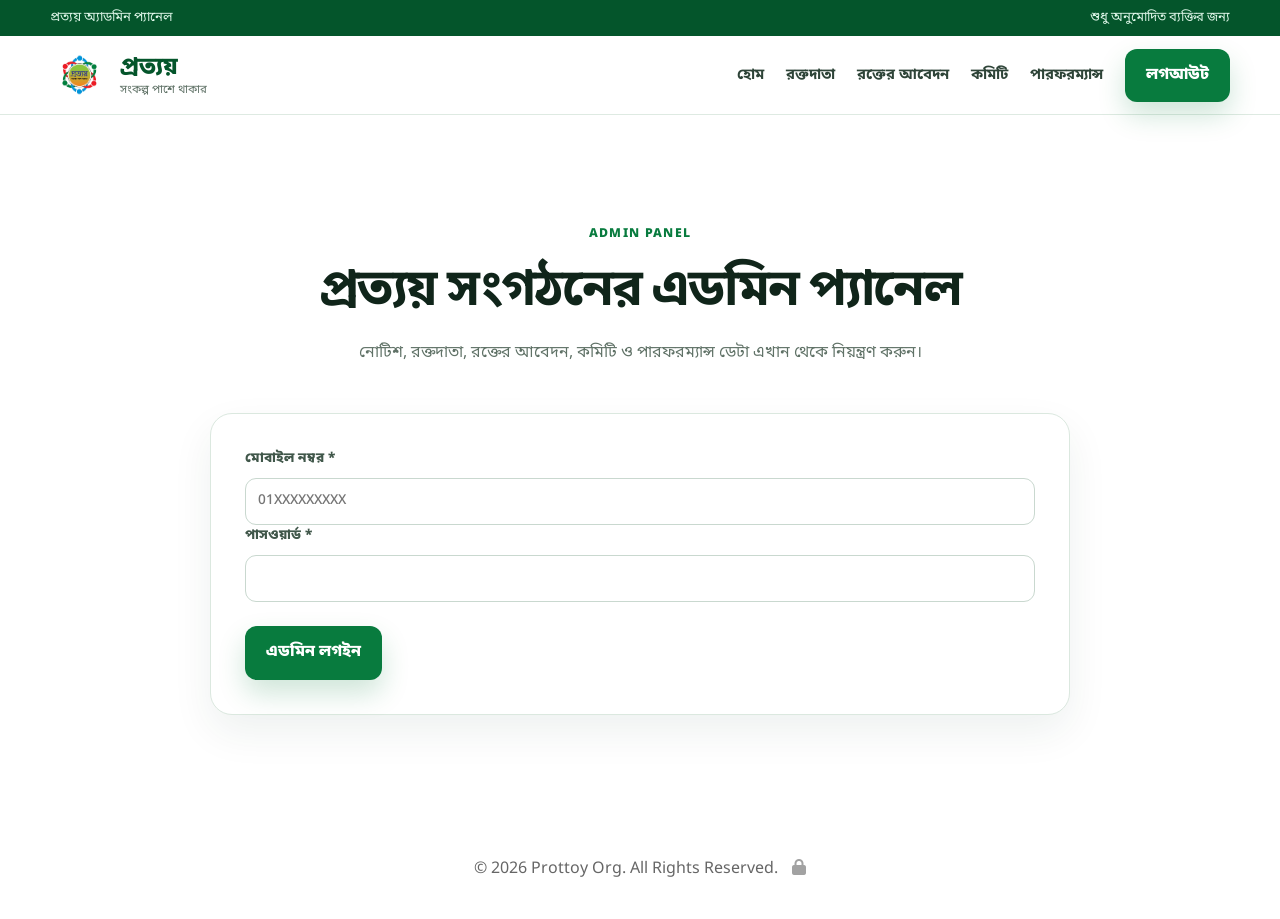
<file: admin.html>
<!DOCTYPE html>
<html lang="bn">
<head>
  <meta charset="UTF-8">
  <meta name="viewport" content="width=device-width, initial-scale=1.0">
  <title>Admin Panel | প্রত্যয়</title>
  <link rel="icon" href="prottoy-logo.png">
  <link rel="preconnect" href="https://fonts.googleapis.com">
  <link rel="preconnect" href="https://fonts.gstatic.com" crossorigin>
  <link href="https://fonts.googleapis.com/css2?family=Noto+Sans+Bengali:wght@400;500;600;700;800&display=swap" rel="stylesheet">
  <link rel="stylesheet" href="https://cdnjs.cloudflare.com/ajax/libs/font-awesome/6.4.0/css/all.min.css">
  <link rel="stylesheet" href="style.css">
</head>
<body>
  <a class="skip-link" href="#main-content">মূল কনটেন্টে যান</a>

  <div class="top-bar">
    <div class="container top-bar-inner">
      <span>প্রত্যয় অ্যাডমিন প্যানেল</span>
      <span>শুধু অনুমোদিত ব্যক্তির জন্য</span>
    </div>
  </div>

  <header class="site-header" id="siteHeader">
    <div class="container nav-wrap">
      <a class="brand" href="index.html#home" aria-label="প্রত্যয় হোম">
        <img class="spin-logo" src="prottoy-logo.png" alt="প্রত্যয় সংগঠনের লোগো">
        <span>
          <strong>প্রত্যয়</strong>
          <small>সংকল্প পাশে থাকার</small>
        </span>
      </a>
      <button class="menu-toggle" id="menuToggle" aria-label="মেনু খুলুন" aria-expanded="false" aria-controls="mainNav">
        <span></span><span></span><span></span>
      </button>
      <nav class="main-nav" id="mainNav" aria-label="প্রধান নেভিগেশন">
        <a href="index.html#home">হোম</a>
        <a href="donors.html">রক্তদাতা</a>
        <a href="blood-request.html">রক্তের আবেদন</a>
        <a href="committee.html">কমিটি</a>
        <a href="performance.html">পারফরম্যান্স</a>
        <button class="btn btn-primary nav-login-btn" id="adminLogout" type="button">লগআউট</button>
      </nav>
    </div>
  </header>

  <main id="main-content">
    <section class="section">
      <div class="container">
        <div class="section-heading center-heading">
          <span class="eyebrow">Admin Panel</span>
          <h2>প্রত্যয় সংগঠনের এডমিন প্যানেল</h2>
          <p>নোটিশ, রক্তদাতা, রক্তের আবেদন, কমিটি ও পারফরম্যান্স ডেটা এখান থেকে নিয়ন্ত্রণ করুন।</p>
        </div>

        <div class="form-card" id="adminLoginSection">
          <form id="adminLoginForm" novalidate>
            <label class="field">
              <span>মোবাইল নম্বর *</span>
              <input type="tel" name="phone" placeholder="01XXXXXXXXX">
              <small class="field-error" hidden></small>
            </label>
            <label class="field">
              <span>পাসওয়ার্ড *</span>
              <input type="password" name="password">
              <small class="field-error" hidden></small>
            </label>
            <div class="form-footer">
              <button class="btn btn-primary" type="submit">এডমিন লগইন</button>
              <p class="form-success" id="adminLoginMsg" hidden></p>
            </div>
          </form>
        </div>

        <div id="adminPanel" hidden>
          <div class="admin-tabs">
            <button type="button" class="admin-tab active" data-target="admin-notices">নোটিশ</button>
            <button type="button" class="admin-tab" data-target="admin-donors">রক্তদাতা</button>
            <button type="button" class="admin-tab" data-target="admin-requests">রক্তের আবেদন</button>
            <button type="button" class="admin-tab" data-target="admin-committee">কমিটি</button>
            <button type="button" class="admin-tab" data-target="admin-performance">পারফরম্যান্স</button>
          </div>

          <!-- Notices panel -->
          <section id="admin-notices" class="admin-panel-section">
            <div class="form-card">
              <h3>নতুন নোটিশ যোগ করুন</h3>
              <form id="adminNoticeForm" class="form-grid single" novalidate>
                <label class="field">
                  <span>শিরোনাম *</span>
                  <input type="text" name="title">
                  <small class="field-error" hidden></small>
                </label>
                <label class="field">
                  <span>ক্যাটাগরি</span>
                  <input type="text" name="category" placeholder="যেমন: সভা, ক্যাম্পেইন, জরুরি">
                  <small class="field-error" hidden></small>
                </label>
                <label class="field">
                  <span>তারিখ</span>
                  <input type="date" name="date">
                  <small class="field-error" hidden></small>
                </label>
                <label class="field">
                  <span>বর্ণনা</span>
                  <textarea name="content" rows="3"></textarea>
                  <small class="field-error" hidden></small>
                </label>
                <label class="field checkbox-field">
                  <span class="checkbox-row">
                    <input type="checkbox" name="important">
                    এটি গুরুত্বপূর্ণ নোটিশ
                  </span>
                  <small class="field-error" hidden></small>
                </label>
                <div class="form-footer">
                  <button class="btn btn-primary" type="submit">নোটিশ সংরক্ষণ</button>
                </div>
              </form>
            </div>

            <div class="form-card" style="margin-top:24px;">
              <h3 style="margin-top:0;">নোটিশ তালিকা</h3>
              <div class="admin-table-wrap">
                <table class="admin-table">
                  <thead>
                    <tr>
                      <th>শিরোনাম</th>
                      <th>ক্যাটাগরি</th>
                      <th>তারিখ</th>
                      <th>অ্যাকশন</th>
                    </tr>
                  </thead>
                  <tbody id="adminNoticeTbody"></tbody>
                </table>
              </div>
            </div>
          </section>

          <!-- Donors panel -->
          <section id="admin-donors" class="admin-panel-section" hidden>
            <div class="form-card">
              <h3 style="margin-top:0;">রক্তদাতা তালিকা (নিবন্ধিত সকল)</h3>
              <p style="color:#607267; font-size:.86rem;">
                নতুন রক্তদাতা পাবলিক তালিকায় দেখানোর আগে "অনুমোদন" দিন।
              </p>
              <div class="admin-table-wrap">
                <table class="admin-table">
                  <thead>
                    <tr>
                      <th>নাম</th>
                      <th>গ্রুপ</th>
                      <th>এলাকা</th>
                      <th>মোবাইল</th>
                      <th>স্ট্যাটাস</th>
                      <th>অ্যাকশন</th>
                    </tr>
                  </thead>
                  <tbody id="adminDonorTbody"></tbody>
                </table>
              </div>
            </div>
          </section>

          <!-- Requests panel -->
          <section id="admin-requests" class="admin-panel-section" hidden>
            <div class="form-card">
              <h3 style="margin-top:0;">রক্তের আবেদন তালিকা</h3>
              <p style="color:#607267; font-size:.86rem;">
                প্রয়োজনীয়তার ভিত্তিতে "স্ট্যাটাস" আপডেট করুন (pending / fulfilled / cancelled)।
              </p>
              <div class="admin-table-wrap">
                <table class="admin-table">
                  <thead>
                    <tr>
                      <th>রোগীর নাম</th>
                      <th>গ্রুপ</th>
                      <th>ব্যাগ</th>
                      <th>তারিখ</th>
                      <th>হাসপাতাল</th>
                      <th>স্ট্যাটাস</th>
                      <th>অ্যাকশন</th>
                    </tr>
                  </thead>
                  <tbody id="adminRequestTbody"></tbody>
                </table>
              </div>
            </div>
          </section>

          <!-- Committee panel -->
          <section id="admin-committee" class="admin-panel-section" hidden>
            <div class="form-card">
              <h3 style="margin-top:0;">কমিটি সদস্য যোগ করুন</h3>
              <form id="adminCommitteeForm" class="form-grid single" novalidate>
                <label class="field">
                  <span>নাম *</span>
                  <input type="text" name="name">
                  <small class="field-error" hidden></small>
                </label>
                <label class="field">
                  <span>পদবী *</span>
                  <input type="text" name="position" placeholder="যেমন: পরিচালক, সহ-পরিচালক">
                  <small class="field-error" hidden></small>
                </label>
                <label class="field">
                  <span>ছবির লিংক (ঐচ্ছিক)</span>
                  <input type="url" name="photoUrl" placeholder="https://...">
                  <small class="field-error" hidden></small>
                </label>
                <label class="field">
                  <span>দায়িত্ব গ্রহণের তারিখ (ঐচ্ছিক)</span>
                  <input type="date" name="since">
                  <small class="field-error" hidden></small>
                </label>
                <div class="form-footer">
                  <button class="btn btn-primary" type="submit">কমিটিতে যুক্ত করুন</button>
                </div>
              </form>
            </div>

            <div class="form-card" style="margin-top:24px;">
              <h3 style="margin-top:0;">কমিটি সদস্য তালিকা</h3>
              <div class="admin-table-wrap">
                <table class="admin-table">
                  <thead>
                    <tr>
                      <th>নাম</th>
                      <th>পদবী</th>
                      <th>ছবি</th>
                      <th>অ্যাকশন</th>
                    </tr>
                  </thead>
                  <tbody id="adminCommitteeTbody"></tbody>
                </table>
              </div>
            </div>
          </section>

          <!-- Performance panel -->
          <section id="admin-performance" class="admin-panel-section" hidden>
           <div class="form-card">
  <h3 style="margin-top:0;">পারফরম্যান্স সেটিংস</h3>
  <form id="adminPerfSettingsForm" class="form-grid single" novalidate>
    <label class="field">
      <span>কমিটির নাম *</span>
      <input type="text" name="committeeName" placeholder="যেমন: তৃতীয় কার্যনির্বাহী কমিটি">
      <small class="field-error" hidden></small>
    </label>
    <label class="field">
      <span>এই কমিটি গঠনের পর থেকে অতিবাহিত মাস সংখ্যা *</span>
      <input type="number" name="totalMonths" min="1">
      <small class="field-error" hidden></small>
    </label>
    <label class="field">
      <span>এই কমিটি চলাকালীন এ পর্যন্ত মোট প্রোগ্রাম সংখ্যা *</span>
      <input type="number" name="totalPrograms" min="0">
      <small class="field-error" hidden></small>
    </label>
    <label class="field form-span">
      <span>ফর্মের উপরে দেখানোর জন্য সংক্ষিপ্ত বার্তা (ঐচ্ছিক)</span>
      <textarea name="introText" rows="2"
        placeholder="যেমন: এই কমিটি ১২ মাস মেয়াদে ৬টি প্রোগ্রাম সম্পন্ন করেছে। নিচের ঘরে নিজের তথ্য দিয়ে পারফরম্যান্স বের করে নিন।"></textarea>
      <small class="field-error" hidden></small>
    </label>
    <div class="form-footer">
      <button class="btn btn-primary" type="submit">সেটিংস সেভ করুন</button>
    </div>
  </form>
</div>
            <div class="form-card" style="margin-top:24px;">
              <h3 style="margin-top:0;">সদস্যভিত্তিক পারফরম্যান্স এন্ট্রি</h3>
              <form id="adminPerfMemberForm" class="form-grid single" novalidate>
                <label class="field">
                  <span>নাম *</span>
                  <input type="text" name="name">
                  <small class="field-error" hidden></small>
                </label>
                <label class="field">
                  <span>পদ *</span>
                  <input type="text" name="position" placeholder="যেমন: সদস্য, সম্পাদক">
                  <small class="field-error" hidden></small>
                </label>
                <label class="field">
                  <span>কত মাস মাসিক ফি প্রদান করেছেন?</span>
                  <input type="number" name="monthsPaid" min="0">
                  <small class="field-error" hidden></small>
                </label>
                <label class="field">
                  <span>কতটি প্রোগ্রামে উপস্থিত / আয়োজন / আর্থিক সহায়তা দিয়েছেন?</span>
                  <input type="number" name="programs" min="0">
                  <small class="field-error" hidden></small>
                </label>
                <label class="field">
                  <span>কতজন নতুন সদস্য যুক্ত করেছেন?</span>
                  <input type="number" name="membersAdded" min="0">
                  <small class="field-error" hidden></small>
                </label>
                <div class="form-footer">
                  <button class="btn btn-primary" type="submit">ডাটা সংরক্ষণ</button>
                </div>
              </form>
            </div>

            <div class="form-card" style="margin-top:24px;">
              <h3 style="margin-top:0;">সংরক্ষিত পারফরম্যান্স ডাটা</h3>
              <div class="admin-table-wrap">
                <table class="admin-table">
                  <thead>
                    <tr>
                      <th>নাম</th>
                      <th>পদ</th>
                      <th>ফি প্রদান (মাস)</th>
                      <th>প্রোগ্রাম</th>
                      <th>নতুন সদস্য (২০%)</th>
                    </tr>
                  </thead>
                  <tbody id="adminPerfTbody"></tbody>
                </table>
              </div>
            </div>
          </section>
        </div>
      </div>
    </section>
  </main>

  <footer style="text-align:center; padding:20px; color:#666;">
    <p>© <span id="currentYear"></span> Prottoy Org. All Rights Reserved.
      <a href="admin.html" style="color:inherit; margin-left:10px; opacity:.6;" title="Admin Panel">
        <i class="fa-solid fa-lock"></i>
      </a>
    </p>
  </footer>

  <button class="back-to-top" id="backToTop" aria-label="উপরে যান">↑</button>

  <script src="script.js"></script>
</body>
</html>
</file>
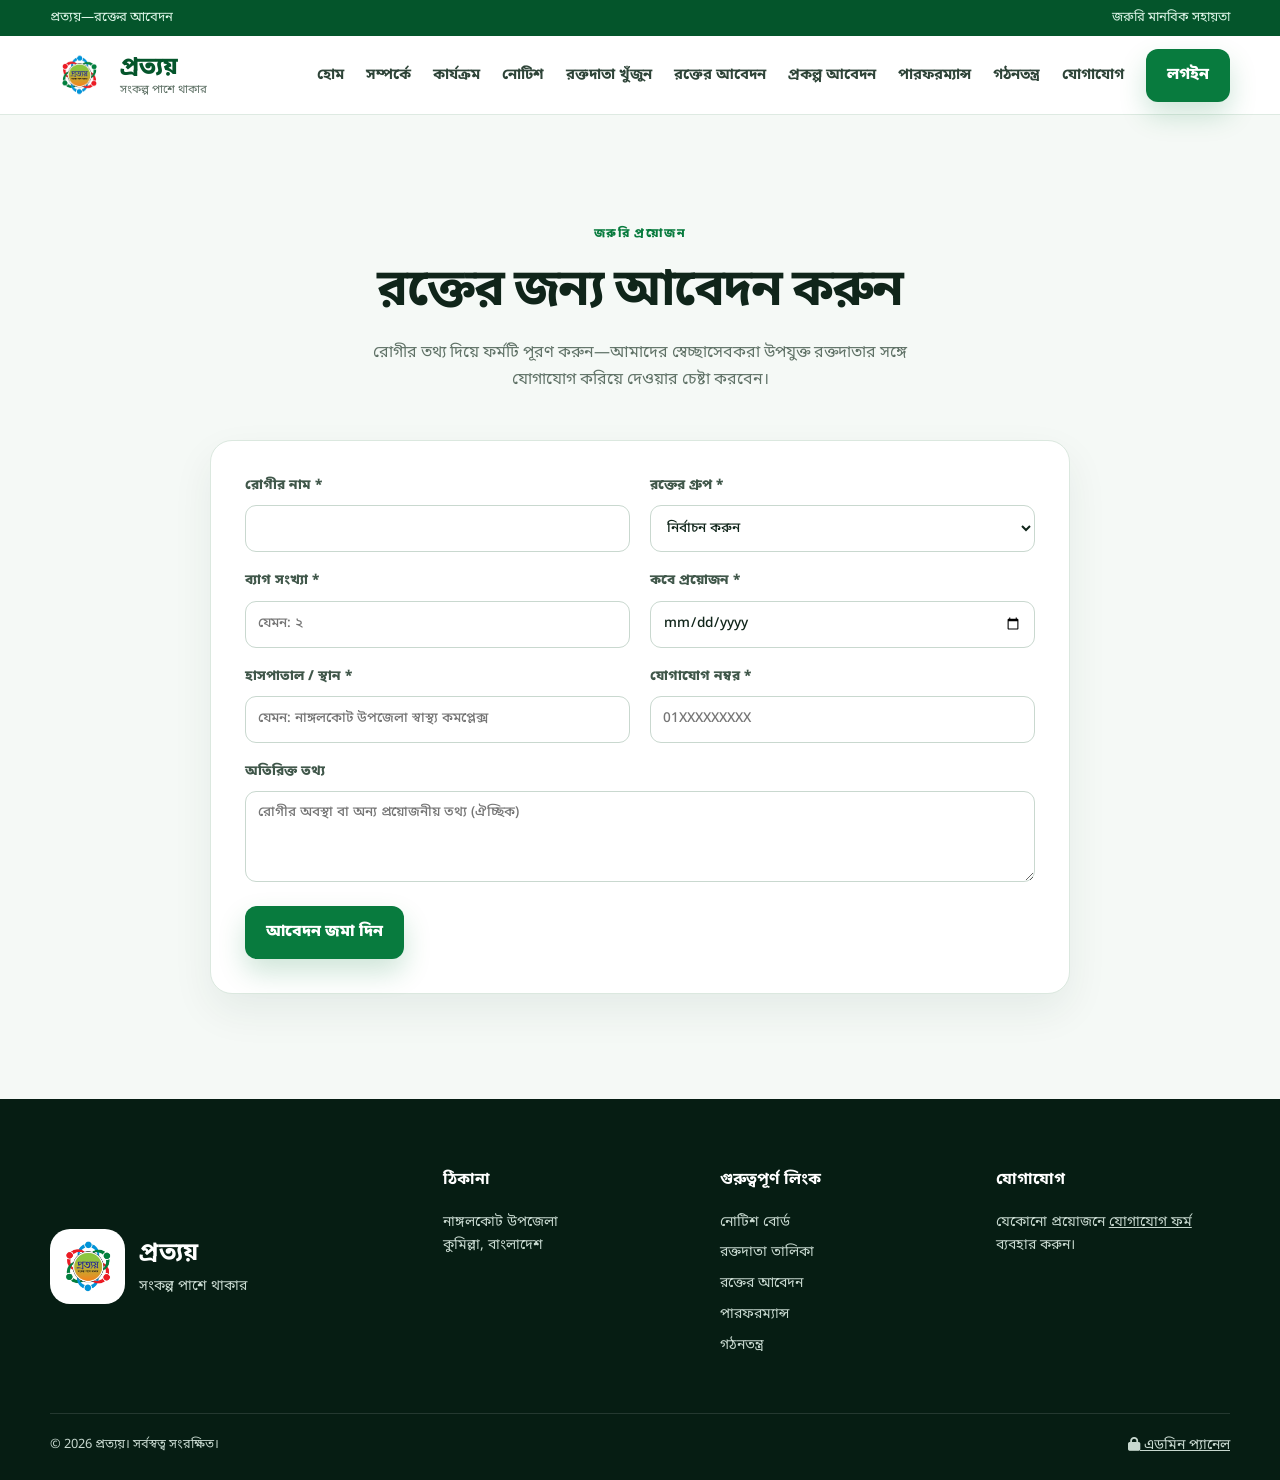
<file: blood-request.html>
<!DOCTYPE html>
<html lang="bn">
<head>
  <meta charset="UTF-8">
  <meta name="viewport" content="width=device-width, initial-scale=1.0">
  <title>রক্তের আবেদন | প্রত্যয়</title>
  <link rel="icon" href="prottoy-logo.png">
  <link rel="preconnect" href="https://fonts.googleapis.com">
  <link rel="preconnect" href="https://fonts.gstatic.com" crossorigin>
  <link href="https://fonts.googleapis.com/css2?family=Noto+Sans+Bengali:wght@400;500;600;700;800&display=swap" rel="stylesheet">
  <link rel="stylesheet" href="https://cdnjs.cloudflare.com/ajax/libs/font-awesome/6.4.0/css/all.min.css">
  <link rel="stylesheet" href="style.css">
</head>
<body>
  <a class="skip-link" href="#main-content">মূল কনটেন্টে যান</a>

  <div class="top-bar">
    <div class="container top-bar-inner">
      <span>প্রত্যয়—রক্তের আবেদন</span>
      <span>জরুরি মানবিক সহায়তা</span>
    </div>
  </div>

  <header class="site-header" id="siteHeader">
    <div class="container nav-wrap">
      <a class="brand" href="index.html#home" aria-label="প্রত্যয় হোম">
        <img class="spin-logo" src="prottoy-logo.png" alt="প্রত্যয় সংগঠনের লোগো">
        <span>
          <strong>প্রত্যয়</strong>
          <small>সংকল্প পাশে থাকার</small>
        </span>
      </a>

      <button class="menu-toggle" id="menuToggle" aria-label="মেনু খুলুন" aria-expanded="false" aria-controls="mainNav">
        <span></span><span></span><span></span>
      </button>

      <nav class="main-nav" id="mainNav" aria-label="প্রধান নেভিগেশন">
        <a href="index.html#home">হোম</a>
        <a href="index.html#about">সম্পর্কে</a>
        <a href="index.html#activities">কার্যক্রম</a>
        <a href="index.html#notices">নোটিশ</a>
        <a href="donors.html">রক্তদাতা খুঁজুন</a>
        <a href="blood-request.html">রক্তের আবেদন</a>
        <a href="index.html#project-forms">প্রকল্প আবেদন</a>
        <a href="performance.html">পারফরম্যান্স</a>
        <a href="index.html#constitution">গঠনতন্ত্র</a>
        <a href="index.html#contact">যোগাযোগ</a>
        <button class="btn btn-primary nav-login-btn" id="loginBtn" type="button">লগইন</button>
      </nav>
    </div>
  </header>

  <main id="main-content">
    <section class="section soft-section" id="request">
      <div class="container">
        <div class="section-heading center-heading">
          <span class="eyebrow">জরুরি প্রয়োজন</span>
          <h2>রক্তের জন্য আবেদন করুন</h2>
          <p>রোগীর তথ্য দিয়ে ফর্মটি পূরণ করুন—আমাদের স্বেচ্ছাসেবকরা উপযুক্ত রক্তদাতার সঙ্গে যোগাযোগ করিয়ে দেওয়ার চেষ্টা করবেন।</p>
        </div>

        <form class="form-card" id="requestForm" novalidate>
          <div class="form-grid">
            <label class="field">
              <span>রোগীর নাম *</span>
              <input type="text" name="patientName" autocomplete="off">
              <small class="field-error" hidden></small>
            </label>
            <label class="field">
              <span>রক্তের গ্রুপ *</span>
              <select name="bloodGroup">
                <option value="">নির্বাচন করুন</option>
                <option>A+</option><option>A-</option>
                <option>B+</option><option>B-</option>
                <option>AB+</option><option>AB-</option>
                <option>O+</option><option>O-</option>
              </select>
              <small class="field-error" hidden></small>
            </label>
            <label class="field">
              <span>ব্যাগ সংখ্যা *</span>
              <input type="number" name="bags" min="1" max="10" placeholder="যেমন: ২">
              <small class="field-error" hidden></small>
            </label>
            <label class="field">
              <span>কবে প্রয়োজন *</span>
              <input type="date" name="neededDate">
              <small class="field-error" hidden></small>
            </label>
            <label class="field">
              <span>হাসপাতাল / স্থান *</span>
              <input type="text" name="hospital" placeholder="যেমন: নাঙ্গলকোট উপজেলা স্বাস্থ্য কমপ্লেক্স">
              <small class="field-error" hidden></small>
            </label>
            <label class="field">
              <span>যোগাযোগ নম্বর *</span>
              <input type="tel" name="phone" placeholder="01XXXXXXXXX" autocomplete="tel">
              <small class="field-error" hidden></small>
            </label>
            <label class="field form-span">
              <span>অতিরিক্ত তথ্য</span>
              <textarea name="details" rows="3" placeholder="রোগীর অবস্থা বা অন্য প্রয়োজনীয় তথ্য (ঐচ্ছিক)"></textarea>
              <small class="field-error" hidden></small>
            </label>
          </div>
          <div class="form-footer">
            <button class="btn btn-primary" type="submit">আবেদন জমা দিন</button>
            <p class="form-success" id="requestSuccess" hidden></p>
          </div>
        </form>
      </div>
    </section>
  </main>

  <footer class="site-footer">
    <div class="container footer-grid">
      <div class="footer-brand">
        <img class="spin-logo" src="prottoy-logo.png" alt="">
        <div>
          <strong>প্রত্যয়</strong>
          <p>সংকল্প পাশে থাকার</p>
        </div>
      </div>
      <div>
        <h3>ঠিকানা</h3>
        <p>নাঙ্গলকোট উপজেলা<br>কুমিল্লা, বাংলাদেশ</p>
      </div>
      <div>
        <h3>গুরুত্বপূর্ণ লিংক</h3>
        <a href="index.html#notices">নোটিশ বোর্ড</a>
        <a href="donors.html">রক্তদাতা তালিকা</a>
        <a href="blood-request.html">রক্তের আবেদন</a>
        <a href="performance.html">পারফরম্যান্স</a>
        <a href="assets/docs/prottoy-constitution-2nd-edition.pdf" target="_blank" rel="noopener">গঠনতন্ত্র</a>
      </div>
      <div>
        <h3>যোগাযোগ</h3>
        <p>যেকোনো প্রয়োজনে <a class="inline-link" href="index.html#contact">যোগাযোগ ফর্ম</a> ব্যবহার করুন।</p>
      </div>
    </div>
    <div class="container footer-bottom">
      <span>© <span id="currentYear"></span> প্রত্যয়। সর্বস্বত্ব সংরক্ষিত।</span>
      <span>
        <a href="admin.html" class="inline-link" title="Admin Panel">
          <i class="fa-solid fa-lock"></i> এডমিন প্যানেল
        </a>
      </span>
    </div>
  </footer>

  <!-- Login Modal -->
  <div class="modal" id="authModal" role="dialog" aria-modal="true" aria-labelledby="authTitle" hidden>
    <div class="modal-card">
      <button class="modal-close" id="authClose" type="button" aria-label="বন্ধ করুন">✕</button>
      <h3 id="authTitle">অ্যাকাউন্ট</h3>
      <div class="auth-tabs" role="tablist">
        <button class="auth-tab active" id="tabLogin" type="button" role="tab" aria-selected="true">লগইন</button>
        <button class="auth-tab" id="tabRegister" type="button" role="tab" aria-selected="false">নিবন্ধন</button>
      </div>

      <form id="loginForm" novalidate>
        <label class="field">
          <span>মোবাইল নম্বর *</span>
          <input type="tel" name="phone" placeholder="01XXXXXXXXX" autocomplete="tel">
          <small class="field-error" hidden></small>
        </label>
        <label class="field">
          <span>পাসওয়ার্ড *</span>
          <input type="password" name="password" autocomplete="current-password">
          <small class="field-error" hidden></small>
        </label>
        <div class="form-footer">
          <button class="btn btn-primary full" type="submit">লগইন করুন</button>
          <p class="form-success" id="loginMsg" hidden></p>
        </div>
      </form>

      <form id="registerForm" hidden novalidate>
        <label class="field">
          <span>পূর্ণ নাম *</span>
          <input type="text" name="name" autocomplete="name">
          <small class="field-error" hidden></small>
        </label>
        <label class="field">
          <span>মোবাইল নম্বর *</span>
          <input type="tel" name="phone" placeholder="01XXXXXXXXX" autocomplete="tel">
          <small class="field-error" hidden></small>
        </label>
        <label class="field">
          <span>পাসওয়ার্ড * <em>(কমপক্ষে ৬ অক্ষর)</em></span>
          <input type="password" name="password" autocomplete="new-password">
          <small class="field-error" hidden></small>
        </label>
        <label class="field">
          <span>পাসওয়ার্ড নিশ্চিত করুন *</span>
          <input type="password" name="confirm" autocomplete="new-password">
          <small class="field-error" hidden></small>
        </label>
        <div class="form-footer">
          <button class="btn btn-primary full" type="submit">নিবন্ধন করুন</button>
          <p class="form-success" id="registerMsg" hidden></p>
        </div>
      </form>
    </div>
  </div>

  <button class="back-to-top" id="backToTop" aria-label="উপরে যান">↑</button>

  <script src="script.js"></script>
</body>
</html>
</file>
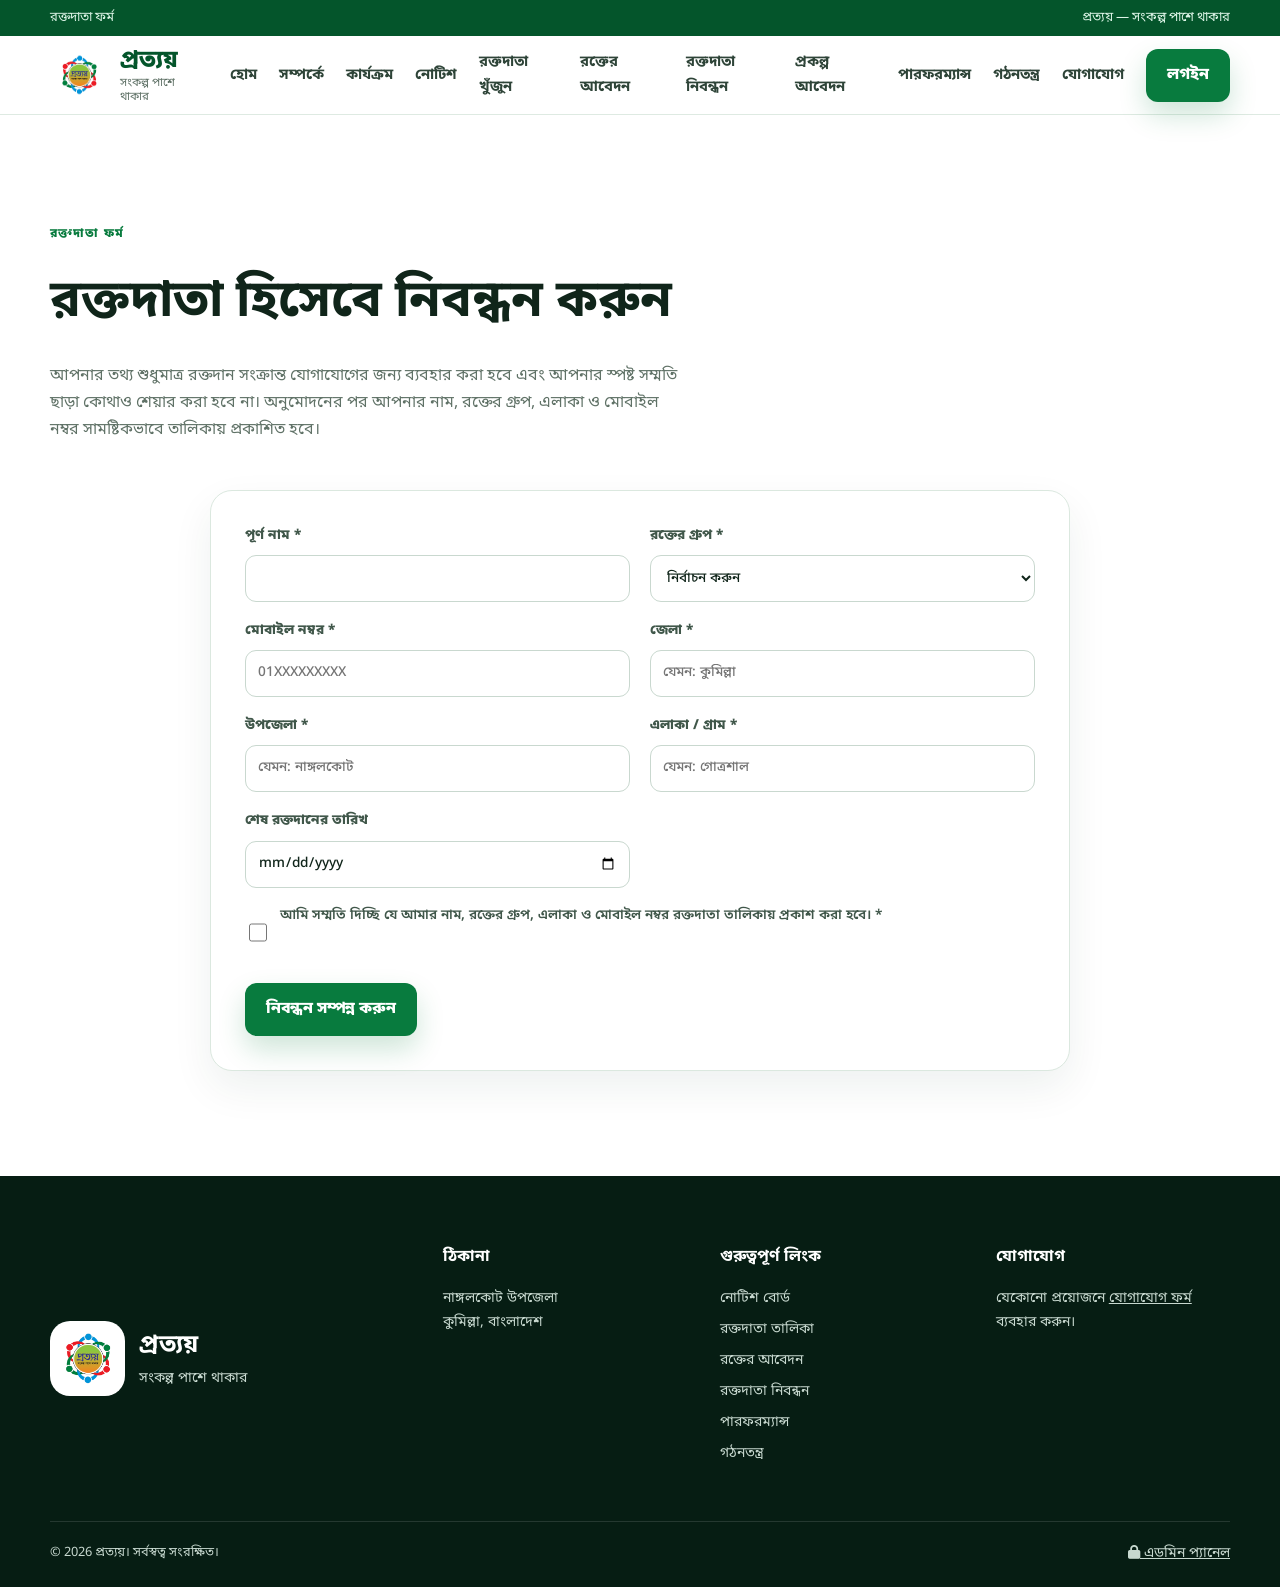
<file: donor-register.html>
<!DOCTYPE html>
<html lang="bn">
<head>
  <meta charset="UTF-8">
  <meta name="viewport" content="width=device-width, initial-scale=1.0">
  <title>রক্তদাতা হিসেবে নিবন্ধন করুন | প্রত্যয়</title>
  <link rel="icon" href="prottoy-logo.png">
  <link rel="preconnect" href="https://fonts.googleapis.com">
  <link rel="preconnect" href="https://fonts.gstatic.com" crossorigin>
  <link href="https://fonts.googleapis.com/css2?family=Noto+Sans+Bengali:wght@400;500;600;700;800&display=swap" rel="stylesheet">
  <link rel="stylesheet" href="https://cdnjs.cloudflare.com/ajax/libs/font-awesome/6.4.0/css/all.min.css">
  <link rel="stylesheet" href="style.css">
</head>
<body>
  <a class="skip-link" href="#main-content">মূল কনটেন্টে যান</a>

  <div class="top-bar">
    <div class="container top-bar-inner">
      <span>রক্তদাতা ফর্ম</span>
      <span>প্রত্যয় — সংকল্প পাশে থাকার</span>
    </div>
  </div>

  <header class="site-header" id="siteHeader">
    <div class="container nav-wrap">
      <a class="brand" href="index.html#home" aria-label="প্রত্যয় হোম">
        <img class="spin-logo" src="prottoy-logo.png" alt="প্রত্যয় সংগঠনের লোগো">
        <span>
          <strong>প্রত্যয়</strong>
          <small>সংকল্প পাশে থাকার</small>
        </span>
      </a>

      <button class="menu-toggle" id="menuToggle" aria-label="মেনু খুলুন" aria-expanded="false" aria-controls="mainNav">
        <span></span><span></span><span></span>
      </button>

      <!-- আপডেটেড ন্যাভ -->
      <nav class="main-nav" id="mainNav" aria-label="প্রধান নেভিগেশন">
        <a href="index.html#home">হোম</a>
        <a href="index.html#about">সম্পর্কে</a>
        <a href="index.html#activities">কার্যক্রম</a>
        <a href="index.html#notices">নোটিশ</a>
        <a href="donors.html">রক্তদাতা খুঁজুন</a>
        <a href="blood-request.html">রক্তের আবেদন</a>
        <a href="donor-register.html">রক্তদাতা নিবন্ধন</a>
        <a href="index.html#project-forms">প্রকল্প আবেদন</a>
        <a href="performance.html">পারফরম্যান্স</a>
        <a href="index.html#constitution">গঠনতন্ত্র</a>
        <a href="index.html#contact">যোগাযোগ</a>
        <button class="btn btn-primary nav-login-btn" id="loginBtn" type="button">লগইন</button>
      </nav>
    </div>
  </header>

  <main id="main-content">
    <section class="section" id="donor-reg-page">
      <div class="container">
        <!-- পেজ টাইটেল অংশ (স্ক্রিনশটের মত বড় হেডিং) -->
        <div class="section-heading">
          <span class="eyebrow">রক্তদাতা ফর্ম</span>
          <h1 style="margin:12px 0 10px; font-size:clamp(2.4rem,4vw,3.6rem);">
            রক্তদাতা হিসেবে নিবন্ধন করুন
          </h1>
          <p style="max-width:640px;">
            আপনার তথ্য শুধুমাত্র রক্তদান সংক্রান্ত যোগাযোগের জন্য ব্যবহার করা হবে এবং
            আপনার স্পষ্ট সম্মতি ছাড়া কোথাও শেয়ার করা হবে না। অনুমোদনের পর আপনার
            নাম, রক্তের গ্রুপ, এলাকা ও মোবাইল নম্বর সামষ্টিকভাবে তালিকায় প্রকাশিত হবে।
          </p>
        </div>

        <!-- ফর্ম: আগের donorForm হুবহু রাখা হয়েছে যেন script.js সরাসরি কাজ করে -->
        <form class="form-card" id="donorForm" novalidate>
          <div class="form-grid">
            <label class="field">
              <span>পূর্ণ নাম *</span>
              <input type="text" name="name" autocomplete="name">
              <small class="field-error" hidden></small>
            </label>
            <label class="field">
              <span>রক্তের গ্রুপ *</span>
              <select name="bloodGroup">
                <option value="">নির্বাচন করুন</option>
                <option>A+</option><option>A-</option>
                <option>B+</option><option>B-</option>
                <option>AB+</option><option>AB-</option>
                <option>O+</option><option>O-</option>
              </select>
              <small class="field-error" hidden></small>
            </label>
            <label class="field">
              <span>মোবাইল নম্বর *</span>
              <input type="tel" name="phone" placeholder="01XXXXXXXXX" autocomplete="tel">
              <small class="field-error" hidden></small>
            </label>
            <label class="field">
              <span>জেলা *</span>
              <input type="text" name="district" placeholder="যেমন: কুমিল্লা">
              <small class="field-error" hidden></small>
            </label>
            <label class="field">
              <span>উপজেলা *</span>
              <input type="text" name="upazila" placeholder="যেমন: নাঙ্গলকোট">
              <small class="field-error" hidden></small>
            </label>
            <label class="field">
              <span>এলাকা / গ্রাম *</span>
              <input type="text" name="area" placeholder="যেমন: গোত্রশাল">
              <small class="field-error" hidden></small>
            </label>
            <label class="field">
              <span>শেষ রক্তদানের তারিখ</span>
              <input type="date" name="lastDonation">
              <small class="field-error" hidden></small>
            </label>
            <label class="field checkbox-field form-span">
              <span class="checkbox-row">
                <input type="checkbox" name="consent">
                আমি সম্মতি দিচ্ছি যে আমার নাম, রক্তের গ্রুপ, এলাকা ও মোবাইল নম্বর রক্তদাতা তালিকায় প্রকাশ করা হবে। *
              </span>
              <small class="field-error" hidden></small>
            </label>
          </div>
          <div class="form-footer">
            <button class="btn btn-primary" type="submit">নিবন্ধন সম্পন্ন করুন</button>
            <p class="form-success" id="donorSuccess" hidden></p>
          </div>
        </form>
      </div>
    </section>
  </main>

  <footer class="site-footer">
    <div class="container footer-grid">
      <div class="footer-brand">
        <img class="spin-logo" src="prottoy-logo.png" alt="">
        <div>
          <strong>প্রত্যয়</strong>
          <p>সংকল্প পাশে থাকার</p>
        </div>
      </div>
      <div>
        <h3>ঠিকানা</h3>
        <p>নাঙ্গলকোট উপজেলা<br>কুমিল্লা, বাংলাদেশ</p>
      </div>
      <div>
        <h3>গুরুত্বপূর্ণ লিংক</h3>
        <a href="index.html#notices">নোটিশ বোর্ড</a>
        <a href="donors.html">রক্তদাতা তালিকা</a>
        <a href="blood-request.html">রক্তের আবেদন</a>
        <a href="donor-register.html">রক্তদাতা নিবন্ধন</a>
        <a href="performance.html">পারফরম্যান্স</a>
        <a href="assets/docs/prottoy-constitution-2nd-edition.pdf" target="_blank" rel="noopener">গঠনতন্ত্র</a>
      </div>
      <div>
        <h3>যোগাযোগ</h3>
        <p>যেকোনো প্রয়োজনে <a class="inline-link" href="index.html#contact">যোগাযোগ ফর্ম</a> ব্যবহার করুন।</p>
      </div>
    </div>
    <div class="container footer-bottom">
      <span>© <span id="currentYear"></span> প্রত্যয়। সর্বস্বত্ব সংরক্ষিত।</span>
      <span>
        <a href="admin.html" class="inline-link" title="Admin Panel">
          <i class="fa-solid fa-lock"></i> এডমিন প্যানেল
        </a>
      </span>
    </div>
  </footer>

  <!-- Login Modal (একই যেটা index.html এ আছে) -->
  <div class="modal" id="authModal" role="dialog" aria-modal="true" aria-labelledby="authTitle" hidden>
    <div class="modal-card">
      <button class="modal-close" id="authClose" type="button" aria-label="বন্ধ করুন">✕</button>
      <h3 id="authTitle">অ্যাকাউন্ট</h3>
      <div class="auth-tabs" role="tablist">
        <button class="auth-tab active" id="tabLogin" type="button" role="tab" aria-selected="true">লগইন</button>
        <button class="auth-tab" id="tabRegister" type="button" role="tab" aria-selected="false">নিবন্ধন</button>
      </div>

      <form id="loginForm" novalidate>
        <label class="field">
          <span>মোবাইল নম্বর *</span>
          <input type="tel" name="phone" placeholder="01XXXXXXXXX" autocomplete="tel">
          <small class="field-error" hidden></small>
        </label>
        <label class="field">
          <span>পাসওয়ার্ড *</span>
          <input type="password" name="password" autocomplete="current-password">
          <small class="field-error" hidden></small>
        </label>
        <div class="form-footer">
          <button class="btn btn-primary full" type="submit">লগইন করুন</button>
          <p class="form-success" id="loginMsg" hidden></p>
        </div>
      </form>

      <form id="registerForm" hidden novalidate>
        <label class="field">
          <span>পূর্ণ নাম *</span>
          <input type="text" name="name" autocomplete="name">
          <small class="field-error" hidden></small>
        </label>
        <label class="field">
          <span>মোবাইল নম্বর *</span>
          <input type="tel" name="phone" placeholder="01XXXXXXXXX" autocomplete="tel">
          <small class="field-error" hidden></small>
        </label>
        <label class="field">
          <span>পাসওয়ার্ড * <em>(কমপক্ষে ৬ অক্ষর)</em></span>
          <input type="password" name="password" autocomplete="new-password">
          <small class="field-error" hidden></small>
        </label>
        <label class="field">
          <span>পাসওয়ার্ড নিশ্চিত করুন *</span>
          <input type="password" name="confirm" autocomplete="new-password">
          <small class="field-error" hidden></small>
        </label>
        <div class="form-footer">
          <button class="btn btn-primary full" type="submit">নিবন্ধন করুন</button>
          <p class="form-success" id="registerMsg" hidden></p>
        </div>
      </form>
    </div>
  </div>

  <button class="back-to-top" id="backToTop" aria-label="উপরে যান">↑</button>

  <script src="script.js"></script>
</body>
</html>
</file>
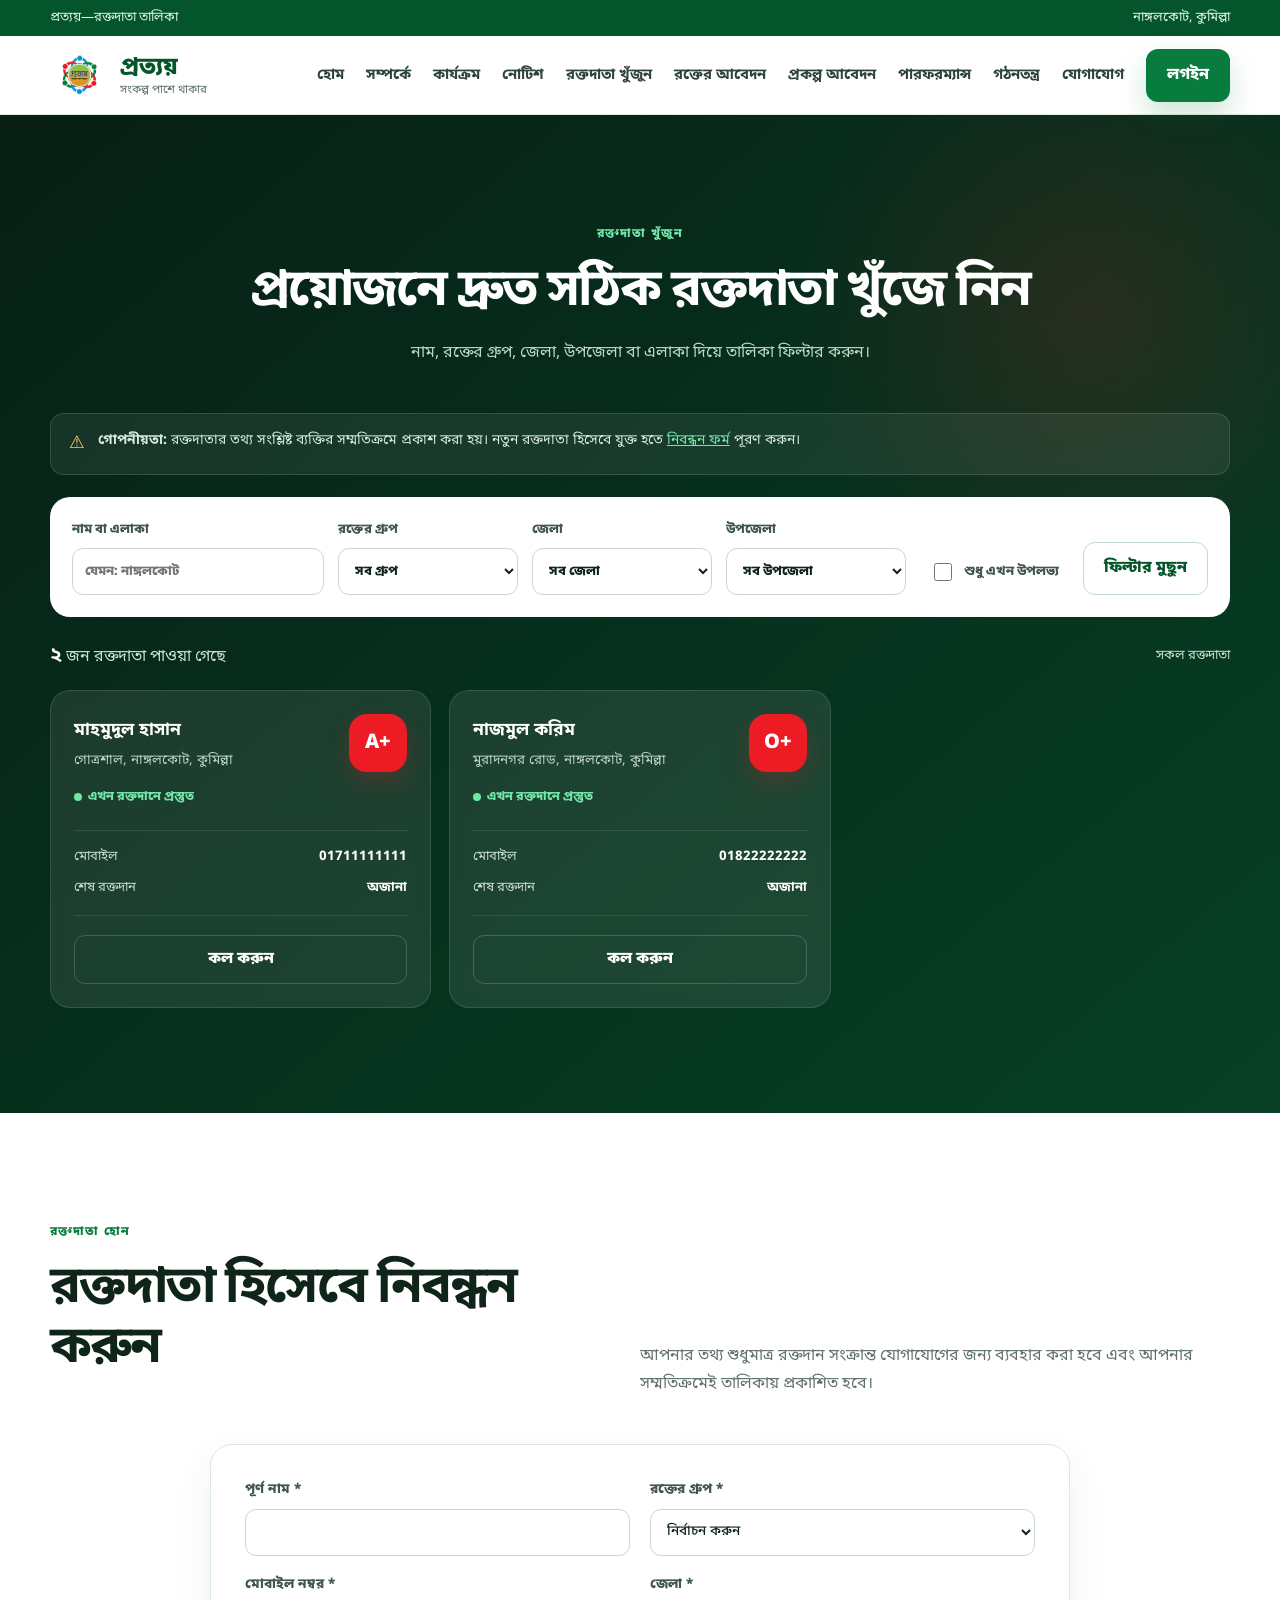
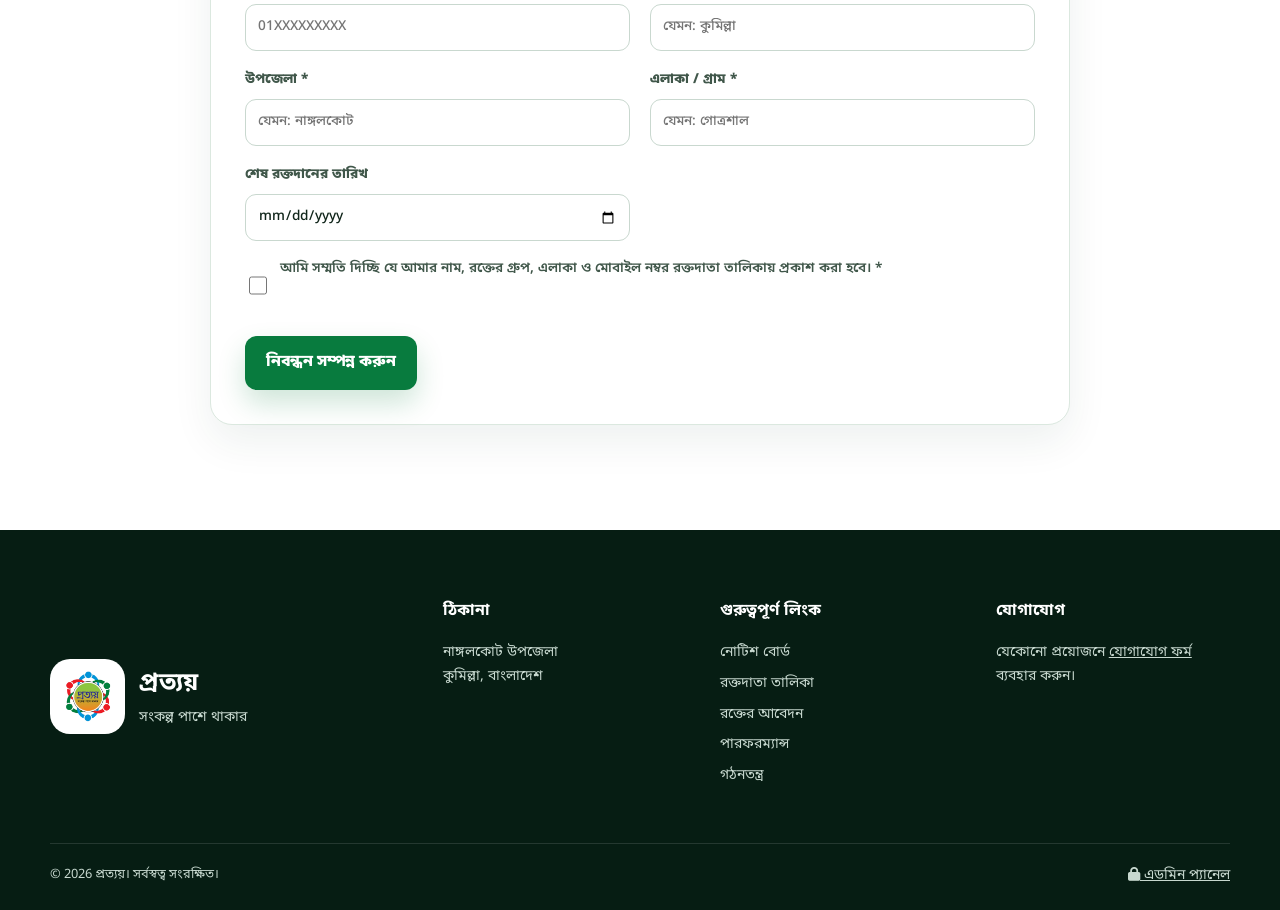
<file: donors.html>
<!DOCTYPE html>
<html lang="bn">
<head>
  <meta charset="UTF-8">
  <meta name="viewport" content="width=device-width, initial-scale=1.0">
  <title>রক্তদাতা তালিকা | প্রত্যয়</title>
  <link rel="icon" href="prottoy-logo.png">
  <link rel="preconnect" href="https://fonts.googleapis.com">
  <link rel="preconnect" href="https://fonts.gstatic.com" crossorigin>
  <link href="https://fonts.googleapis.com/css2?family=Noto+Sans+Bengali:wght@400;500;600;700;800&display=swap" rel="stylesheet">
  <link rel="stylesheet" href="https://cdnjs.cloudflare.com/ajax/libs/font-awesome/6.4.0/css/all.min.css">
  <link rel="stylesheet" href="style.css">
</head>
<body>
  <a class="skip-link" href="#main-content">মূল কনটেন্টে যান</a>

  <div class="top-bar">
    <div class="container top-bar-inner">
      <span>প্রত্যয়—রক্তদাতা তালিকা</span>
      <span>নাঙ্গলকোট, কুমিল্লা</span>
    </div>
  </div>

  <header class="site-header" id="siteHeader">
    <div class="container nav-wrap">
      <a class="brand" href="index.html#home" aria-label="প্রত্যয় হোম">
        <img class="spin-logo" src="prottoy-logo.png" alt="প্রত্যয় সংগঠনের লোগো">
        <span>
          <strong>প্রত্যয়</strong>
          <small>সংকল্প পাশে থাকার</small>
        </span>
      </a>

      <button class="menu-toggle" id="menuToggle" aria-label="মেনু খুলুন" aria-expanded="false" aria-controls="mainNav">
        <span></span><span></span><span></span>
      </button>

      <nav class="main-nav" id="mainNav" aria-label="প্রধান নেভিগেশন">
        <a href="index.html#home">হোম</a>
        <a href="index.html#about">সম্পর্কে</a>
        <a href="index.html#activities">কার্যক্রম</a>
        <a href="index.html#notices">নোটিশ</a>
        <a href="donors.html">রক্তদাতা খুঁজুন</a>
        <a href="blood-request.html">রক্তের আবেদন</a>
        <a href="index.html#project-forms">প্রকল্প আবেদন</a>
        <a href="performance.html">পারফরম্যান্স</a>
        <a href="index.html#constitution">গঠনতন্ত্র</a>
        <a href="index.html#contact">যোগাযোগ</a>
        <button class="btn btn-primary nav-login-btn" id="loginBtn" type="button">লগইন</button>
      </nav>
    </div>
  </header>

  <main id="main-content">
    <section class="section blood-section" id="blood">
      <div class="container">
        <div class="section-heading center-heading light-heading">
          <span class="eyebrow light">রক্তদাতা খুঁজুন</span>
          <h2>প্রয়োজনে দ্রুত সঠিক রক্তদাতা খুঁজে নিন</h2>
          <p>নাম, রক্তের গ্রুপ, জেলা, উপজেলা বা এলাকা দিয়ে তালিকা ফিল্টার করুন।</p>
        </div>

        <div class="privacy-alert">
          <span>⚠</span>
          <p><strong>গোপনীয়তা:</strong> রক্তদাতার তথ্য সংশ্লিষ্ট ব্যক্তির সম্মতিক্রমে প্রকাশ করা হয়। নতুন রক্তদাতা হিসেবে যুক্ত হতে <a href="#donor-reg">নিবন্ধন ফর্ম</a> পূরণ করুন।</p>
        </div>

        <div class="filter-panel">
          <label>
            <span>নাম বা এলাকা</span>
            <input type="search" id="searchInput" placeholder="যেমন: নাঙ্গলকোট" autocomplete="off">
          </label>
          <label>
            <span>রক্তের গ্রুপ</span>
            <select id="bloodFilter">
              <option value="">সব গ্রুপ</option>
              <option>A+</option><option>A-</option>
              <option>B+</option><option>B-</option>
              <option>AB+</option><option>AB-</option>
              <option>O+</option><option>O-</option>
            </select>
          </label>
          <label>
            <span>জেলা</span>
            <select id="districtFilter">
              <option value="">সব জেলা</option>
            </select>
          </label>
          <label>
            <span>উপজেলা</span>
            <select id="upazilaFilter">
              <option value="">সব উপজেলা</option>
            </select>
          </label>
          <label class="availability-check">
            <input type="checkbox" id="availableOnly">
            <span>শুধু এখন উপলভ্য</span>
          </label>
          <button class="btn btn-ghost" id="resetFilters" type="button">ফিল্টার মুছুন</button>
        </div>

        <div class="result-bar">
          <p><strong id="resultCount">০</strong> জন রক্তদাতা পাওয়া গেছে</p>
          <span id="activeFilterText">সকল রক্তদাতা</span>
        </div>

        <div class="donor-grid" id="donorGrid"></div>
        <div class="empty-state" id="emptyState" hidden>
          <div>🔍</div>
          <h3>কোনো রক্তদাতা পাওয়া যায়নি</h3>
          <p>ফিল্টার পরিবর্তন করে আবার চেষ্টা করুন।</p>
        </div>
      </div>
    </section>

    <section class="section" id="donor-reg">
      <div class="container">
        <div class="section-heading split-heading">
          <div>
            <span class="eyebrow">রক্তদাতা হোন</span>
            <h2>রক্তদাতা হিসেবে নিবন্ধন করুন</h2>
          </div>
          <p>আপনার তথ্য শুধুমাত্র রক্তদান সংক্রান্ত যোগাযোগের জন্য ব্যবহার করা হবে এবং আপনার সম্মতিক্রমেই তালিকায় প্রকাশিত হবে।</p>
        </div>

        <form class="form-card" id="donorForm" novalidate>
          <div class="form-grid">
            <label class="field">
              <span>পূর্ণ নাম *</span>
              <input type="text" name="name" autocomplete="name">
              <small class="field-error" hidden></small>
            </label>
            <label class="field">
              <span>রক্তের গ্রুপ *</span>
              <select name="bloodGroup">
                <option value="">নির্বাচন করুন</option>
                <option>A+</option><option>A-</option>
                <option>B+</option><option>B-</option>
                <option>AB+</option><option>AB-</option>
                <option>O+</option><option>O-</option>
              </select>
              <small class="field-error" hidden></small>
            </label>
            <label class="field">
              <span>মোবাইল নম্বর *</span>
              <input type="tel" name="phone" placeholder="01XXXXXXXXX" autocomplete="tel">
              <small class="field-error" hidden></small>
            </label>
            <label class="field">
              <span>জেলা *</span>
              <input type="text" name="district" placeholder="যেমন: কুমিল্লা">
              <small class="field-error" hidden></small>
            </label>
            <label class="field">
              <span>উপজেলা *</span>
              <input type="text" name="upazila" placeholder="যেমন: নাঙ্গলকোট">
              <small class="field-error" hidden></small>
            </label>
            <label class="field">
              <span>এলাকা / গ্রাম *</span>
              <input type="text" name="area" placeholder="যেমন: গোত্রশাল">
              <small class="field-error" hidden></small>
            </label>
            <label class="field">
              <span>শেষ রক্তদানের তারিখ</span>
              <input type="date" name="lastDonation">
              <small class="field-error" hidden></small>
            </label>
            <label class="field checkbox-field form-span">
              <span class="checkbox-row">
                <input type="checkbox" name="consent">
                আমি সম্মতি দিচ্ছি যে আমার নাম, রক্তের গ্রুপ, এলাকা ও মোবাইল নম্বর রক্তদাতা তালিকায় প্রকাশ করা হবে। *
              </span>
              <small class="field-error" hidden></small>
            </label>
          </div>
          <div class="form-footer">
            <button class="btn btn-primary" type="submit">নিবন্ধন সম্পন্ন করুন</button>
            <p class="form-success" id="donorSuccess" hidden></p>
          </div>
        </form>
      </div>
    </section>
  </main>

  <footer class="site-footer">
    <div class="container footer-grid">
      <div class="footer-brand">
        <img class="spin-logo" src="prottoy-logo.png" alt="">
        <div>
          <strong>প্রত্যয়</strong>
          <p>সংকল্প পাশে থাকার</p>
        </div>
      </div>
      <div>
        <h3>ঠিকানা</h3>
        <p>নাঙ্গলকোট উপজেলা<br>কুমিল্লা, বাংলাদেশ</p>
      </div>
      <div>
        <h3>গুরুত্বপূর্ণ লিংক</h3>
        <a href="index.html#notices">নোটিশ বোর্ড</a>
        <a href="donors.html">রক্তদাতা তালিকা</a>
        <a href="blood-request.html">রক্তের আবেদন</a>
        <a href="performance.html">পারফরম্যান্স</a>
        <a href="assets/docs/prottoy-constitution-2nd-edition.pdf" target="_blank" rel="noopener">গঠনতন্ত্র</a>
      </div>
      <div>
        <h3>যোগাযোগ</h3>
        <p>যেকোনো প্রয়োজনে <a class="inline-link" href="index.html#contact">যোগাযোগ ফর্ম</a> ব্যবহার করুন।</p>
      </div>
    </div>
    <div class="container footer-bottom">
      <span>© <span id="currentYear"></span> প্রত্যয়। সর্বস্বত্ব সংরক্ষিত।</span>
      <span>
        <a href="admin.html" class="inline-link" title="Admin Panel">
          <i class="fa-solid fa-lock"></i> এডমিন প্যানেল
        </a>
      </span>
    </div>
  </footer>

  <!-- Login Modal -->
  <div class="modal" id="authModal" role="dialog" aria-modal="true" aria-labelledby="authTitle" hidden>
    <div class="modal-card">
      <button class="modal-close" id="authClose" type="button" aria-label="বন্ধ করুন">✕</button>
      <h3 id="authTitle">অ্যাকাউন্ট</h3>
      <div class="auth-tabs" role="tablist">
        <button class="auth-tab active" id="tabLogin" type="button" role="tab" aria-selected="true">লগইন</button>
        <button class="auth-tab" id="tabRegister" type="button" role="tab" aria-selected="false">নিবন্ধন</button>
      </div>

      <form id="loginForm" novalidate>
        <label class="field">
          <span>মোবাইল নম্বর *</span>
          <input type="tel" name="phone" placeholder="01XXXXXXXXX" autocomplete="tel">
          <small class="field-error" hidden></small>
        </label>
        <label class="field">
          <span>পাসওয়ার্ড *</span>
          <input type="password" name="password" autocomplete="current-password">
          <small class="field-error" hidden></small>
        </label>
        <div class="form-footer">
          <button class="btn btn-primary full" type="submit">লগইন করুন</button>
          <p class="form-success" id="loginMsg" hidden></p>
        </div>
      </form>

      <form id="registerForm" hidden novalidate>
        <label class="field">
          <span>পূর্ণ নাম *</span>
          <input type="text" name="name" autocomplete="name">
          <small class="field-error" hidden></small>
        </label>
        <label class="field">
          <span>মোবাইল নম্বর *</span>
          <input type="tel" name="phone" placeholder="01XXXXXXXXX" autocomplete="tel">
          <small class="field-error" hidden></small>
        </label>
        <label class="field">
          <span>পাসওয়ার্ড * <em>(কমপক্ষে ৬ অক্ষর)</em></span>
          <input type="password" name="password" autocomplete="new-password">
          <small class="field-error" hidden></small>
        </label>
        <label class="field">
          <span>পাসওয়ার্ড নিশ্চিত করুন *</span>
          <input type="password" name="confirm" autocomplete="new-password">
          <small class="field-error" hidden></small>
        </label>
        <div class="form-footer">
          <button class="btn btn-primary full" type="submit">নিবন্ধন করুন</button>
          <p class="form-success" id="registerMsg" hidden></p>
        </div>
      </form>
    </div>
  </div>

  <button class="back-to-top" id="backToTop" aria-label="উপরে যান">↑</button>

  <script src="script.js"></script>
</body>
</html>
</file>
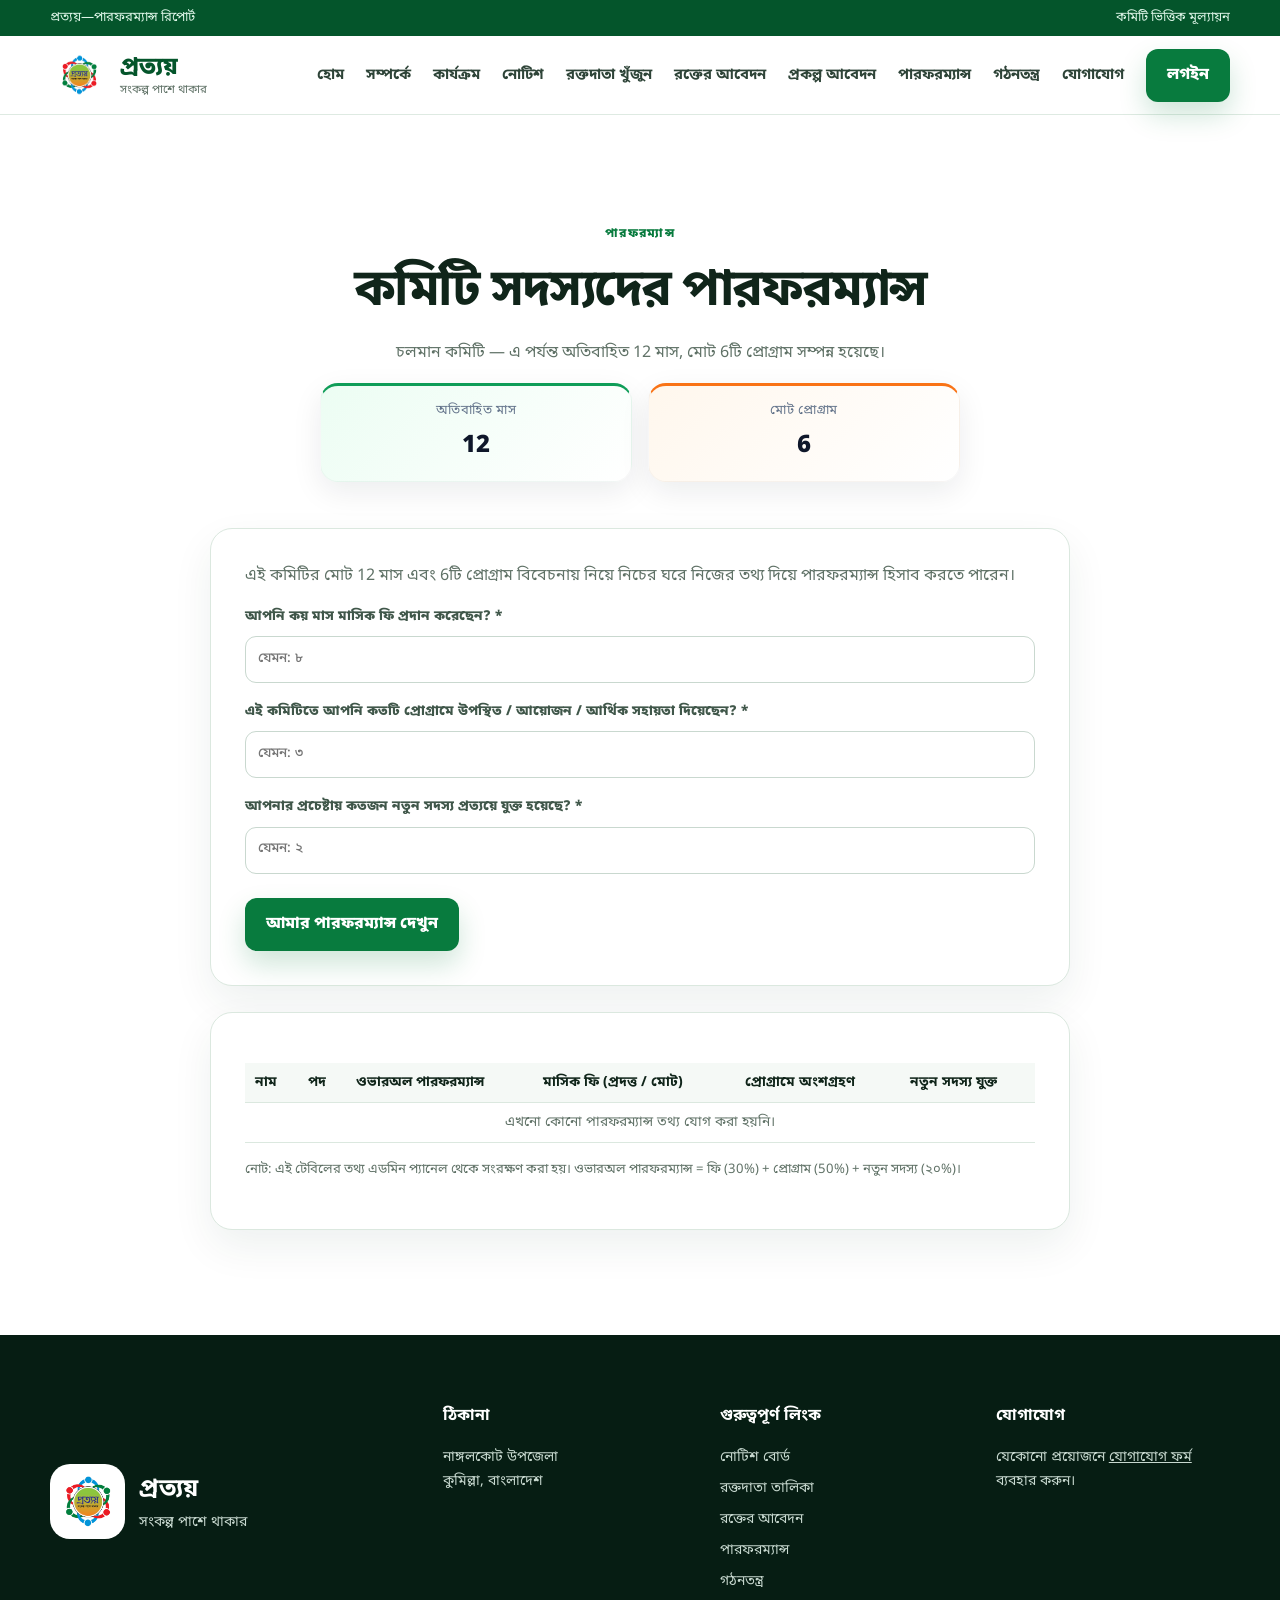
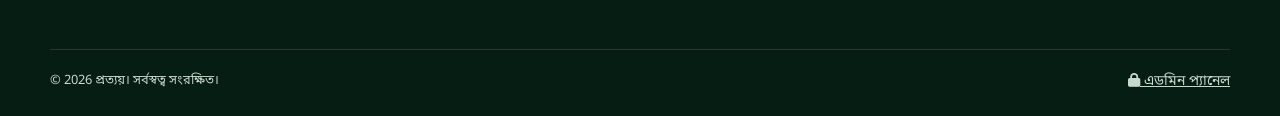
<file: performance.html>
<!DOCTYPE html>
<html lang="bn">
<head>
  <meta charset="UTF-8">
  <meta name="viewport" content="width=device-width, initial-scale=1.0">
  <title>পারফরম্যান্স রিপোর্ট | প্রত্যয়</title>
  <link rel="icon" href="prottoy-logo.png">
  <link rel="preconnect" href="https://fonts.googleapis.com">
  <link rel="preconnect" href="https://fonts.gstatic.com" crossorigin>
  <link href="https://fonts.googleapis.com/css2?family=Noto+Sans+Bengali:wght@400;500;600;700;800&display=swap" rel="stylesheet">
  <link rel="stylesheet" href="https://cdnjs.cloudflare.com/ajax/libs/font-awesome/6.4.0/css/all.min.css">
  <link rel="stylesheet" href="style.css">
</head>
<body>
  <a class="skip-link" href="#main-content">মূল কনটেন্টে যান</a>

  <div class="top-bar">
    <div class="container top-bar-inner">
      <span>প্রত্যয়—পারফরম্যান্স রিপোর্ট</span>
      <span>কমিটি ভিত্তিক মূল্যায়ন</span>
    </div>
  </div>

  <header class="site-header" id="siteHeader">
    <div class="container nav-wrap">
      <a class="brand" href="index.html#home" aria-label="প্রত্যয় হোম">
        <img class="spin-logo" src="prottoy-logo.png" alt="প্রত্যয় সংগঠনের লোগো">
        <span>
          <strong>প্রত্যয়</strong>
          <small>সংকল্প পাশে থাকার</small>
        </span>
      </a>

      <button class="menu-toggle" id="menuToggle" aria-label="মেনু খুলুন" aria-expanded="false" aria-controls="mainNav">
        <span></span><span></span><span></span>
      </button>

      <nav class="main-nav" id="mainNav" aria-label="প্রধান নেভিগেশন">
        <a href="index.html#home">হোম</a>
        <a href="index.html#about">সম্পর্কে</a>
        <a href="index.html#activities">কার্যক্রম</a>
        <a href="index.html#notices">নোটিশ</a>
        <a href="donors.html">রক্তদাতা খুঁজুন</a>
        <a href="blood-request.html">রক্তের আবেদন</a>
         <a href="index.html#project-forms">প্রকল্প আবেদন</a>
        <a href="performance.html">পারফরম্যান্স</a>
        <a href="index.html#constitution">গঠনতন্ত্র</a>
        <a href="index.html#contact">যোগাযোগ</a>
        <button class="btn btn-primary nav-login-btn" id="loginBtn" type="button">লগইন</button>
      </nav>
    </div>
  </header>

 <main id="main-content">
    <section class="section" id="performance">
    <div class="container">
      <div class="section-heading center-heading">
        <span class="eyebrow">পারফরম্যান্স</span>
        <h2>কমিটি সদস্যদের পারফরম্যান্স</h2>
        <p id="perfSettingsText"></p>

        <!-- 🔹 উপরে দুইটা স্ট্যাট বক্স (মোট মাস + মোট প্রোগ্রাম) -->
        <div class="perf-stats">
          <div class="perf-stat-box">
            <div class="perf-stat-label">অতিবাহিত মাস</div>
            <div class="perf-stat-value">
              <span id="perfTotalMonthsBox">০</span>
            </div>
          </div>

          <div class="perf-stat-box">
            <div class="perf-stat-label">মোট প্রোগ্রাম</div>
            <div class="perf-stat-value">
              <span id="perfTotalProgramsBox">০</span>
            </div>
          </div>
        </div>
      </div>

      <!-- 🧮 নিজস্ব পারফরম্যান্স ক্যালকুলেটর -->
      <form class="form-card" id="perfSelfForm" novalidate>
        <p id="perfIntroText" style="margin-top:0; color:#607267;"></p>

        <div class="form-grid single">
          <label class="field">
            <span>আপনি কয় মাস মাসিক ফি প্রদান করেছেন? *</span>
            <input type="number" name="selfMonthsPaid" min="0" placeholder="যেমন: ৮">
            <small class="field-error" hidden></small>
          </label>
          <label class="field">
            <span>এই কমিটিতে আপনি কতটি প্রোগ্রামে উপস্থিত / আয়োজন / আর্থিক সহায়তা দিয়েছেন? *</span>
            <input type="number" name="selfPrograms" min="0" placeholder="যেমন: ৩">
            <small class="field-error" hidden></small>
          </label>
          <label class="field">
            <span>আপনার প্রচেষ্টায় কতজন নতুন সদস্য প্রত্যয়ে যুক্ত হয়েছে? *</span>
            <input type="number" name="selfMembersAdded" min="0" placeholder="যেমন: ২">
            <small class="field-error" hidden></small>
          </label>
        </div>

        <div class="form-footer">
          <button class="btn btn-primary" type="submit">আমার পারফরম্যান্স দেখুন</button>
        </div>

        <!-- 🔹 আউটপুট: ১টা বড় Overall বক্স + ২টা ছোট বক্স -->
        <div id="perfSelfOutput" hidden>
          <div class="perf-result-grid">
            <!-- বড় বক্স: Overall -->
            <div class="perf-result-card perf-result-main">
              <div class="perf-result-label">আপনার মোট পারফরম্যান্স</div>
              <div class="perf-result-value">
                <span id="perfOverallPercent">০</span>%
              </div>
            </div>

            <!-- ছোট বক্স: Fee -->
            <div class="perf-result-card">
              <div class="perf-result-label">ফি প্রদানের পারফরম্যান্স</div>
              <div class="perf-result-value">
                <span id="perfFeePercent">০</span>%
              </div>
            </div>

            <!-- ছোট বক্স: Program -->
            <div class="perf-result-card">
              <div class="perf-result-label">প্রোগ্রাম অংশগ্রহণ পারফরম্যান্স</div>
              <div class="perf-result-value">
                <span id="perfProgPercent">০</span>%
              </div>
            </div>
          </div>

          <p style="font-size:.8rem; color:#607267; margin-top:8px;">
            নোট: হিসাব করা হয় — মাসিক ফি প্রদান ৩০%, প্রোগ্রাম ৫০% এবং নতুন সদস্য যুক্তকরণ ২০% ওজন ধরে।
            নতুন সদস্য অংশে প্রতি সদস্যের জন্য সর্বোচ্চ ৪ পয়েন্ট (৫ বা ততোধিক সদস্যে পূর্ণ ২০ পয়েন্ট) ধরা হয়েছে।
          </p>
        </div>
      </form>

      <!-- অফিসিয়াল পারফরম্যান্স টেবিল (এডমিন প্যানেল থেকে) -->
      <div class="form-card" style="margin-top:26px;">
        <p id="perfSummary" style="margin-top:0; color:#607267;"></p>
        <div class="performance-table-wrap">
          <table class="performance-table">
            <thead>
              <tr>
                <th>নাম</th>
                <th>পদ</th>
                <th>ওভারঅল পারফরম্যান্স</th>
                <th>মাসিক ফি (প্রদত্ত / মোট)</th>
                <th>প্রোগ্রামে অংশগ্রহণ</th>
                <th>নতুন সদস্য যুক্ত</th>
              </tr>
            </thead>
            <tbody id="perfTableBody"></tbody>
          </table>
        </div>
        <p style="margin-top:16px; font-size:.82rem; color:#607267;">
          নোট: এই টেবিলের তথ্য এডমিন প্যানেল থেকে সংরক্ষণ করা হয়। ওভারঅল পারফরম্যান্স = ফি (30%) + প্রোগ্রাম (50%) +
          নতুন সদস্য (২০%)।
        </p>
      </div>
    </div>
  </section>
</main>

  <footer class="site-footer">
    <div class="container footer-grid">
      <div class="footer-brand">
        <img class="spin-logo" src="prottoy-logo.png" alt="">
        <div>
          <strong>প্রত্যয়</strong>
          <p>সংকল্প পাশে থাকার</p>
        </div>
      </div>
      <div>
        <h3>ঠিকানা</h3>
        <p>নাঙ্গলকোট উপজেলা<br>কুমিল্লা, বাংলাদেশ</p>
      </div>
      <div>
        <h3>গুরুত্বপূর্ণ লিংক</h3>
        <a href="index.html#notices">নোটিশ বোর্ড</a>
        <a href="donors.html">রক্তদাতা তালিকা</a>
        <a href="blood-request.html">রক্তের আবেদন</a>
        <a href="performance.html">পারফরম্যান্স</a>
        <a href="assets/docs/prottoy-constitution-2nd-edition.pdf" target="_blank" rel="noopener">গঠনতন্ত্র</a>
      </div>
      <div>
        <h3>যোগাযোগ</h3>
        <p>যেকোনো প্রয়োজনে <a class="inline-link" href="index.html#contact">যোগাযোগ ফর্ম</a> ব্যবহার করুন।</p>
      </div>
    </div>
    <div class="container footer-bottom">
      <span>© <span id="currentYear"></span> প্রত্যয়। সর্বস্বত্ব সংরক্ষিত।</span>
      <span>
        <a href="admin.html" class="inline-link" title="Admin Panel">
          <i class="fa-solid fa-lock"></i> এডমিন প্যানেল
        </a>
      </span>
    </div>
  </footer>

  <!-- Login Modal -->
  <div class="modal" id="authModal" role="dialog" aria-modal="true" aria-labelledby="authTitle" hidden>
    <div class="modal-card">
      <button class="modal-close" id="authClose" type="button" aria-label="বন্ধ করুন">✕</button>
      <h3 id="authTitle">অ্যাকাউন্ট</h3>
      <div class="auth-tabs" role="tablist">
        <button class="auth-tab active" id="tabLogin" type="button" role="tab" aria-selected="true">লগইন</button>
        <button class="auth-tab" id="tabRegister" type="button" role="tab" aria-selected="false">নিবন্ধন</button>
      </div>

      <form id="loginForm" novalidate>
        <label class="field">
          <span>মোবাইল নম্বর *</span>
          <input type="tel" name="phone" placeholder="01XXXXXXXXX" autocomplete="tel">
          <small class="field-error" hidden></small>
        </label>
        <label class="field">
          <span>পাসওয়ার্ড *</span>
          <input type="password" name="password" autocomplete="current-password">
          <small class="field-error" hidden></small>
        </label>
        <div class="form-footer">
          <button class="btn btn-primary full" type="submit">লগইন করুন</button>
          <p class="form-success" id="loginMsg" hidden></p>
        </div>
      </form>

      <form id="registerForm" hidden novalidate>
        <label class="field">
          <span>পূর্ণ নাম *</span>
          <input type="text" name="name" autocomplete="name">
          <small class="field-error" hidden></small>
        </label>
        <label class="field">
          <span>মোবাইল নম্বর *</span>
          <input type="tel" name="phone" placeholder="01XXXXXXXXX" autocomplete="tel">
          <small class="field-error" hidden></small>
        </label>
        <label class="field">
          <span>পাসওয়ার্ড * <em>(কমপক্ষে ৬ অক্ষর)</em></span>
          <input type="password" name="password" autocomplete="new-password">
          <small class="field-error" hidden></small>
        </label>
        <label class="field">
          <span>পাসওয়ার্ড নিশ্চিত করুন *</span>
          <input type="password" name="confirm" autocomplete="new-password">
          <small class="field-error" hidden></small>
        </label>
        <div class="form-footer">
          <button class="btn btn-primary full" type="submit">নিবন্ধন করুন</button>
          <p class="form-success" id="registerMsg" hidden></p>
        </div>
      </form>
    </div>
  </div>

  <button class="back-to-top" id="backToTop" aria-label="উপরে যান">↑</button>

  <script src="script.js"></script>
</body>
</html>
</file>
<file: style.css>
/*
  প্রত্যয় ওয়েবসাইট — style.css
  ------------------------------------------------------------------
  রঙের সংজ্ঞা :root-এ। বিদ্যমান Color Combination পরিবর্তন করবেন না।
  বিভাগসমূহ: বেস → হেডার → হিরো → সেকশনসমূহ → ফর্ম → রসিদ → মডাল →
  ফুটার → অ্যানিমেশন → রেসপনসিভ → প্রিন্ট
*/

:root {
  --green: #087b3e;
  --green-dark: #04552b;
  --green-light: #e7f7ee;
  --lime: #84f000;
  --red: #ed1c24;
  --blue: #08bfe7;
  --orange: #f79009;
  --ink: #10251a;
  --muted: #607267;
  --paper: #ffffff;
  --soft: #f5f9f6;
  --line: #dbe8df;
  --shadow: 0 22px 55px rgba(16, 61, 38, .12);
  --radius: 22px;
  --container: 1180px;
}

/* ---------- বেস ---------- */
* { box-sizing: border-box; }
html { scroll-behavior: smooth; }
body {
  margin: 0;
  color: var(--ink);
  background: var(--paper);
  font-family: "Noto Sans Bengali", system-ui, sans-serif;
  line-height: 1.7;
}
body.modal-open { overflow: hidden; }
button, input, select, textarea { font: inherit; }
button { cursor: pointer; }
a { color: inherit; text-decoration: none; }
img { display: block; max-width: 100%; }
code {
  padding: 2px 6px;
  border-radius: 6px;
  background: #edf3ef;
  color: var(--green-dark);
  font-family: ui-monospace, monospace;
  font-size: .88em;
}
section { scroll-margin-top: 95px; }
.container { width: min(var(--container), calc(100% - 40px)); margin-inline: auto; }
.skip-link {
  position: fixed;
  left: 12px;
  top: -80px;
  z-index: 1000;
  padding: 10px 14px;
  border-radius: 8px;
  background: #000;
  color: #fff;
}
.skip-link:focus { top: 12px; }
.inline-link { color: inherit; text-decoration: underline; }

/* ---------- লোগো স্পিন অ্যানিমেশন (নিষ্ক্রিয় করা হয়েছে) ---------- */
.spin-logo {
  transform-origin: center;
}

/* ---------- টপ বার ও হেডার ---------- */
.top-bar {
  padding: 7px 0;
  color: #ddf5e7;
  background: var(--green-dark);
  font-size: .82rem;
}
.top-bar-inner { display: flex; justify-content: space-between; gap: 18px; }

.site-header {
  position: sticky;
  top: 0;
  z-index: 100;
  background: rgba(255,255,255,.94);
  border-bottom: 1px solid rgba(219,232,223,.9);
  backdrop-filter: blur(15px);
}
.nav-wrap {
  min-height: 78px;
  display: flex;
  align-items: center;
  justify-content: space-between;
  gap: 28px;
}
.brand { display: flex; align-items: center; gap: 12px; }
.brand img {
  width: 58px;
  height: 58px;
  padding: 3px;
  object-fit: contain;
  border-radius: 16px;
  background: #fff;
}
.brand span { display: grid; line-height: 1.25; }
.brand strong { color: var(--green-dark); font-size: 1.5rem; font-weight: 800; }
.brand small { color: var(--muted); font-size: .72rem; }
.main-nav { display: flex; align-items: center; gap: 22px; }
.main-nav a {
  position: relative;
  padding: 8px 0;
  color: #2e4438;
  font-size: .93rem;
  font-weight: 700;
  transition: color .2s ease;
}
.main-nav a::after {
  content: "";
  position: absolute;
  left: 0;
  right: 100%;
  bottom: 0;
  height: 2px;
  background: var(--green);
  transition: right .2s ease;
}
.main-nav a:hover::after, .main-nav a.active::after { right: 0; }
.main-nav a.active { color: var(--green); }
.nav-login-btn { min-height: 40px; padding: 8px 18px; }
.menu-toggle { display: none; }

/* ---------- হিরো ---------- */
.hero {
  position: relative;
  min-height: 690px;
  overflow: hidden;
  display: grid;
  align-items: center;
  background:
    radial-gradient(circle at 12% 10%, rgba(8,191,231,.11), transparent 27%),
    radial-gradient(circle at 84% 24%, rgba(132,240,0,.14), transparent 24%),
    linear-gradient(140deg, #fff 0%, #f1fbf5 100%);
}
.hero-grid {
  position: relative;
  z-index: 2;
  display: grid;
  grid-template-columns: 1.05fr .95fr;
  gap: 75px;
  align-items: center;
  padding-top: 78px;
  padding-bottom: 92px;
}
.eyebrow {
  display: inline-block;
  color: var(--green);
  text-transform: uppercase;
  letter-spacing: .11em;
  font-size: .77rem;
  font-weight: 800;
}
.hero h1, .section-heading h2, .constitution-copy h2, .cta h2 {
  margin: 14px 0 18px;
  line-height: 1.18;
  letter-spacing: -.035em;
}
.hero h1 { font-size: clamp(3rem, 5vw, 5.3rem); }
.hero h1 span { color: var(--green); }
.hero-copy > p {
  max-width: 660px;
  margin: 0;
  color: var(--muted);
  font-size: 1.08rem;
}
.hero-actions { display: flex; flex-wrap: wrap; gap: 13px; margin-top: 30px; }
.btn {
  display: inline-flex;
  align-items: center;
  justify-content: center;
  min-height: 48px;
  padding: 12px 20px;
  border: 1px solid transparent;
  border-radius: 12px;
  font-weight: 800;
  transition: transform .18s ease, box-shadow .18s ease, background .18s ease;
}
.btn:hover { transform: translateY(-2px); }
.btn:active { transform: translateY(0); }
.btn.full { width: 100%; }
.btn-primary {
  background: var(--green);
  color: #fff;
  box-shadow: 0 13px 28px rgba(8,123,62,.2);
}
.btn-primary:hover { background: var(--green-dark); }
.btn-secondary { background: #fff; border-color: var(--line); color: var(--ink); }
.btn-secondary:hover { box-shadow: 0 12px 30px rgba(16,61,38,.1); }
.btn-white { background: #fff; color: var(--green-dark); }
.btn-ghost { background: transparent; border-color: #c5d9cc; color: var(--green-dark); }
.hero-points { display: flex; flex-wrap: wrap; gap: 10px; margin-top: 28px; }
.hero-points span {
  padding: 6px 11px;
  border: 1px solid #cde5d5;
  border-radius: 999px;
  color: #3c5748;
  background: rgba(255,255,255,.75);
  font-size: .82rem;
  font-weight: 700;
}
.hero-card-wrap { position: relative; min-height: 510px; }
.hero-logo-card {
  position: absolute;
  inset: 50% auto auto 50%;
  width: min(410px, 88%);
  transform: translate(-50%, -50%) rotate(1deg);
  padding: 24px;
  border: 1px solid rgba(255,255,255,.95);
  border-radius: 34px;
  background: rgba(255,255,255,.9);
  box-shadow: var(--shadow);
  backdrop-filter: blur(10px);
}
/*.hero-logo-card img {
  width: 100%;
  max-height: 330px;
  object-fit: contain;
  border-radius: 24px;
  background: #fff;
}*/
.hero-logo-card div { display: flex; justify-content: space-between; align-items: center; gap: 16px; padding: 20px 8px 2px; }
.hero-logo-card h2 { margin: 0; color: var(--green-dark); font-size: 2rem; }
.hero-logo-card p { margin: 0; color: var(--muted); }
.mini-card {
  position: absolute;
  z-index: 3;
  display: flex;
  align-items: center;
  gap: 12px;
  min-width: 220px;
  padding: 14px 16px;
  border: 1px solid rgba(255,255,255,.9);
  border-radius: 17px;
  background: rgba(255,255,255,.94);
  box-shadow: 0 15px 40px rgba(16,61,38,.14);
}
.mini-card strong, .mini-card small { display: block; }
.mini-card small { color: var(--muted); font-size: .75rem; }
.mini-icon {
  width: 44px;
  height: 44px;
  display: grid;
  place-items: center;
  flex: 0 0 auto;
  border-radius: 13px;
  background: var(--green-light);
  font-size: 1.3rem;
}
.mini-card-top { top: 25px; right: 0; animation: floatY 6s ease-in-out infinite; }
.mini-card-bottom { left: -22px; bottom: 35px; animation: floatY 7s ease-in-out 1.2s infinite; }
@keyframes floatY {
  0%, 100% { translate: 0 0; }
  50% { translate: 0 -9px; }
}
.hero-shape { position: absolute; border-radius: 50%; }
.hero-shape-one { width: 260px; height: 260px; right: -80px; top: 120px; border: 52px solid rgba(8,191,231,.07); }
.hero-shape-two { width: 320px; height: 320px; left: -140px; bottom: -140px; border: 58px solid rgba(237,28,36,.05); }

/* ---------- পরিসংখ্যান ---------- */
.quick-stats { position: relative; z-index: 4; margin-top: -36px; }
.stats-grid {
  display: grid;
  grid-template-columns: repeat(4, 1fr);
  border: 1px solid var(--line);
  border-radius: 22px;
  background: #fff;
  box-shadow: 0 17px 42px rgba(16,61,38,.09);
}
.stats-grid article { padding: 25px 20px; text-align: center; border-right: 1px solid var(--line); }
.stats-grid article:last-child { border-right: 0; }
.stats-grid strong, .stats-grid span { display: block; }
.stats-grid strong { color: var(--green-dark); font-size: 1.7rem; font-weight: 800; }
.stats-grid span { color: var(--muted); font-size: .85rem; }

/* ---------- সেকশন ও হেডিং ---------- */
.section { padding: 105px 0; }
.soft-section { background: var(--soft); }
.section-heading { margin-bottom: 46px; }
.section-heading h2, .constitution-copy h2, .cta h2 { font-size: clamp(2.15rem, 4vw, 3.6rem); }
.section-heading p { max-width: 590px; margin-bottom: 0; color: var(--muted); }
.split-heading { display: flex; justify-content: space-between; align-items: end; gap: 48px; }
.center-heading { text-align: center; }
.center-heading h2, .center-heading p { margin-left: auto; margin-right: auto; }

/* ---------- আমাদের সম্পর্কে ---------- */
.about-grid { display: grid; grid-template-columns: .9fr 1.1fr; gap: 24px; }
.about-main-card {
  min-height: 390px;
  display: flex;
  flex-direction: column;
  justify-content: flex-end;
  padding: 35px;
  border-radius: var(--radius);
  color: #fff;
  background:
    linear-gradient(180deg, rgba(4,85,43,.12), rgba(4,85,43,.94)),
    linear-gradient(145deg, #16a35b, #04552b);
  box-shadow: var(--shadow);
}
.card-label {
  align-self: flex-start;
  padding: 5px 10px;
  border-radius: 999px;
  color: #dff7e9;
  background: rgba(255,255,255,.12);
  font-size: .78rem;
  font-weight: 800;
}
.about-main-card h3 { margin: 15px 0 10px; font-size: 2rem; line-height: 1.25; }
.about-main-card p { color: #d9eee2; }
.text-link { font-weight: 800; }
.principles-grid { display: grid; grid-template-columns: 1fr 1fr; gap: 18px; }
.principles-grid article {
  padding: 25px;
  border: 1px solid var(--line);
  border-radius: var(--radius);
  background: #fff;
  transition: transform .18s ease, box-shadow .18s ease;
}
.principles-grid article:hover { transform: translateY(-4px); box-shadow: var(--shadow); }
.principles-grid span { color: var(--green); font-weight: 800; }
.principles-grid h3 { margin: 12px 0 6px; }
.principles-grid p { margin: 0; color: var(--muted); font-size: .92rem; }

/* ---------- কার্যক্রম ---------- */
.activity-grid { display: grid; grid-template-columns: repeat(4, 1fr); gap: 19px; }
.activity-card {
  padding: 25px;
  border: 1px solid var(--line);
  border-radius: var(--radius);
  background: #fff;
  transition: transform .18s ease, box-shadow .18s ease;
}
.activity-card:hover { transform: translateY(-5px); box-shadow: var(--shadow); }
.activity-card.featured { border-color: rgba(237,28,36,.22); background: linear-gradient(145deg, #fff, #fff5f5); }
.activity-icon {
  width: 54px;
  height: 54px;
  display: grid;
  place-items: center;
  margin-bottom: 18px;
  border-radius: 16px;
  background: var(--green-light);
  font-size: 1.5rem;
  transition: transform .2s ease;
}
.activity-card:hover .activity-icon { transform: scale(1.08); }
.activity-icon.blood { background: #ffebec; }
.activity-card > span { color: var(--green); font-size: .75rem; font-weight: 800; text-transform: uppercase; letter-spacing: .07em; }
.activity-card h3 { margin: 9px 0 8px; font-size: 1.18rem; }
.activity-card p { margin: 0; color: var(--muted); font-size: .9rem; }
.all-activities {
  margin-top: 25px;
  border: 1px solid var(--line);
  border-radius: 17px;
  background: #fff;
}
.all-activities summary { padding: 18px 22px; color: var(--green-dark); font-weight: 800; cursor: pointer; }
.all-activities ol { columns: 2; gap: 45px; margin: 0; padding: 0 45px 25px 60px; color: #4d6257; }
.all-activities li { margin-bottom: 9px; break-inside: avoid; }

/* ---------- নোটিশ ---------- */
.notice-grid { display: grid; grid-template-columns: repeat(3, 1fr); gap: 20px; }
.notice-card {
  position: relative;
  padding: 26px;
  overflow: hidden;
  border: 1px solid var(--line);
  border-radius: var(--radius);
  background: #fff;
  transition: transform .18s ease, box-shadow .18s ease;
}
.notice-card:hover { transform: translateY(-4px); box-shadow: var(--shadow); }
.notice-card.important { border-color: rgba(237,28,36,.23); }
.notice-card.important::before {
  content: "";
  position: absolute;
  inset: 0 auto 0 0;
  width: 5px;
  background: var(--red);
}
.notice-meta { display: flex; justify-content: space-between; align-items: center; gap: 12px; margin-bottom: 18px; }
.notice-category {
  padding: 4px 9px;
  border-radius: 999px;
  color: var(--green-dark);
  background: var(--green-light);
  font-size: .73rem;
  font-weight: 800;
}
.notice-date { color: var(--muted); font-size: .78rem; }
.notice-card h3 { margin: 0 0 10px; font-size: 1.17rem; }
.notice-card p { margin: 0; color: var(--muted); font-size: .91rem; }
.important-tag { display: inline-block; margin-top: 18px; color: var(--red); font-size: .78rem; font-weight: 800; }

/* ---------- রক্তদাতা সেকশন ---------- */
.blood-section {
  color: #fff;
  background:
    radial-gradient(circle at 85% 20%, rgba(237,28,36,.14), transparent 22%),
    linear-gradient(140deg, #071f15, #064025);
}
.light-heading h2 { color: #fff; }
.light-heading p { color: #bfd8c8; }
.eyebrow.light { color: #76e6aa; }
.privacy-alert {
  display: flex;
  align-items: start;
  gap: 13px;
  margin-bottom: 22px;
  padding: 15px 18px;
  border: 1px solid rgba(255,255,255,.13);
  border-radius: 14px;
  color: #d7eadf;
  background: rgba(255,255,255,.07);
}
.privacy-alert span { color: #ffd166; font-size: 1.1rem; }
.privacy-alert p { margin: 0; font-size: .87rem; }
.privacy-alert a { text-decoration: underline; color: #76e6aa; }
.filter-panel {
  display: grid;
  grid-template-columns: 1.4fr 1fr 1fr 1fr auto auto;
  gap: 14px;
  align-items: end;
  padding: 22px;
  border-radius: 20px;
  color: var(--ink);
  background: #fff;
}
.filter-panel label { display: grid; gap: 7px; color: #40574a; font-size: .82rem; font-weight: 800; }
.filter-panel input[type="search"], .filter-panel select {
  width: 100%;
  min-height: 47px;
  border: 1px solid #c9d8cf;
  border-radius: 11px;
  padding: 10px 12px;
  outline: none;
  color: var(--ink);
  background: #fff;
  transition: border-color .18s ease, box-shadow .18s ease;
}
.filter-panel input:focus, .filter-panel select:focus { border-color: var(--green); box-shadow: 0 0 0 3px rgba(8,123,62,.1); }
.availability-check {
  min-height: 47px;
  display: flex !important;
  align-items: center;
  gap: 9px !important;
  padding: 0 10px;
  white-space: nowrap;
}
.availability-check input { width: 18px; height: 18px; accent-color: var(--green); }
.result-bar { display: flex; justify-content: space-between; gap: 20px; align-items: center; margin: 22px 0 17px; color: #cce2d4; }
.result-bar p { margin: 0; }
.result-bar strong { color: #fff; font-size: 1.25rem; }
.result-bar span { font-size: .82rem; }
.donor-grid { display: grid; grid-template-columns: repeat(3, 1fr); gap: 18px; }
.donor-card {
  padding: 23px;
  border: 1px solid rgba(255,255,255,.12);
  border-radius: 20px;
  background: rgba(255,255,255,.085);
  backdrop-filter: blur(7px);
  transition: transform .18s ease, border-color .18s ease;
}
.donor-card:hover { transform: translateY(-4px); border-color: rgba(255,255,255,.28); }
.donor-head { display: flex; justify-content: space-between; gap: 15px; align-items: start; }
.blood-badge {
  width: 58px;
  height: 58px;
  display: grid;
  place-items: center;
  flex: 0 0 auto;
  border-radius: 18px;
  color: #fff;
  background: var(--red);
  font-size: 1.25rem;
  font-weight: 800;
  box-shadow: 0 10px 25px rgba(237,28,36,.22);
}
.donor-card h3 { margin: 2px 0 4px; font-size: 1.1rem; }
.donor-location { margin: 0; color: #bcd4c5; font-size: .84rem; }
.status {
  display: inline-flex;
  align-items: center;
  gap: 6px;
  margin-top: 13px;
  font-size: .79rem;
  font-weight: 800;
}
.status::before { content: ""; width: 8px; height: 8px; border-radius: 50%; background: currentColor; }
.status.available { color: #72e6a8; }
.status.unavailable { color: #ff9a9f; }
.donor-info { display: grid; gap: 9px; margin: 19px 0; padding: 15px 0; border-top: 1px solid rgba(255,255,255,.1); border-bottom: 1px solid rgba(255,255,255,.1); }
.donor-info div { display: flex; justify-content: space-between; gap: 16px; color: #c8ddd0; font-size: .82rem; }
.donor-info strong { color: #fff; font-weight: 700; }
.phone-link {
  display: flex;
  justify-content: center;
  margin-top: 15px;
  padding: 10px;
  border: 1px solid rgba(255,255,255,.18);
  border-radius: 11px;
  color: #fff;
  font-weight: 800;
  transition: background .18s ease;
}
.phone-link:hover { background: rgba(255,255,255,.1); }
.phone-link.disabled { opacity: .55; pointer-events: none; }
.empty-state { padding: 55px 20px; text-align: center; color: #c8ddd0; }
.empty-state div { font-size: 2.7rem; }
.empty-state h3 { color: #fff; }

/* ---------- ফর্ম ---------- */
.form-card {
  max-width: 860px;
  margin-inline: auto;
  padding: 34px;
  border: 1px solid var(--line);
  border-radius: var(--radius);
  background: #fff;
  box-shadow: 0 17px 42px rgba(16,61,38,.07);
}
.form-grid { display: grid; grid-template-columns: 1fr 1fr; gap: 18px 20px; }
.form-grid.single { grid-template-columns: 1fr; }
.form-span { grid-column: 1 / -1; }
.field { display: grid; gap: 7px; color: #40574a; font-size: .85rem; font-weight: 800; }
.field em { font-style: normal; font-weight: 600; color: var(--muted); }
.field input, .field select, .field textarea {
  width: 100%;
  min-height: 47px;
  border: 1px solid #c9d8cf;
  border-radius: 11px;
  padding: 10px 12px;
  outline: none;
  color: var(--ink);
  background: #fff;
  font-weight: 500;
  transition: border-color .18s ease, box-shadow .18s ease;
}
.field textarea { min-height: 0; resize: vertical; }
.field input:focus, .field select:focus, .field textarea:focus {
  border-color: var(--green);
  box-shadow: 0 0 0 3px rgba(8,123,62,.1);
}
.field.has-error input, .field.has-error select, .field.has-error textarea {
  border-color: var(--red);
  box-shadow: 0 0 0 3px rgba(237,28,36,.09);
}
.field-error { color: var(--red); font-size: .78rem; font-weight: 700; }
.checkbox-field { font-weight: 600; }
.checkbox-row { display: flex; align-items: start; gap: 10px; line-height: 1.55; }
.checkbox-row input { width: 18px; height: 18px; margin-top: 3px; flex: 0 0 auto; accent-color: var(--green); }
.form-footer { display: flex; flex-wrap: wrap; align-items: center; gap: 16px; margin-top: 24px; }
.form-success { margin: 0; color: var(--green-dark); font-size: .88rem; font-weight: 700; }

/* ---------- যোগাযোগ ---------- */
.contact-layout { display: grid; grid-template-columns: 1.4fr .8fr; gap: 24px; align-items: start; }
.contact-layout .form-card { max-width: none; margin-inline: 0; }
.contact-info { display: grid; gap: 14px; }
.contact-info > div {
  display: flex;
  align-items: center;
  gap: 13px;
  padding: 17px;
  border: 1px solid var(--line);
  border-radius: 16px;
  background: #fff;
}
.contact-info strong { display: block; }
.contact-info small { color: var(--muted); }
.contact-info a { color: var(--green-dark); text-decoration: underline; }

/* ---------- দান রসিদ ---------- */
.receipt-layout { display: grid; grid-template-columns: .9fr 1.1fr; gap: 24px; align-items: start; }
.receipt-form { max-width: none; margin-inline: 0; }
.receipt-actions { gap: 10px; }
.receipt-preview-wrap { display: grid; justify-items: center; }
.receipt-paper {
  width: min(520px, 100%);
  padding: 30px 32px;
  border: 1px solid var(--line);
  border-radius: 18px;
  background: #fff;
  box-shadow: var(--shadow);
}
.receipt-head {
  display: flex;
  align-items: center;
  gap: 14px;
  padding-bottom: 16px;
  border-bottom: 2px solid var(--green);
}
.receipt-logo { width: 62px; height: 62px; object-fit: contain; flex: 0 0 auto; }
.receipt-head strong { display: block; color: var(--green-dark); font-size: 1.35rem; line-height: 1.3; }
.receipt-head span { display: block; color: var(--muted); font-size: .8rem; }
.receipt-head small { display: block; color: var(--muted); font-size: .72rem; }
.receipt-tag {
  margin-left: auto;
  padding: 5px 11px;
  border-radius: 999px;
  color: var(--green-dark) !important;
  background: var(--green-light);
  font-size: .74rem !important;
  font-weight: 800;
  white-space: nowrap;
}
.receipt-meta { display: flex; justify-content: space-between; gap: 14px; margin: 14px 0 6px; }
.receipt-meta p { margin: 0; color: var(--muted); font-size: .82rem; }
.receipt-meta strong { color: var(--ink); }
.receipt-body { display: grid; gap: 10px; margin: 12px 0; }
.receipt-row {
  display: flex;
  justify-content: space-between;
  gap: 16px;
  padding: 9px 0;
  border-bottom: 1px dashed var(--line);
  font-size: .9rem;
}
.receipt-row span { color: var(--muted); }
.receipt-row strong { text-align: right; word-break: break-word; }
.receipt-amount {
  display: flex;
  justify-content: space-between;
  align-items: center;
  gap: 16px;
  margin-top: 6px;
  padding: 13px 16px;
  border-radius: 12px;
  background: var(--green-light);
}
.receipt-amount span { color: var(--green-dark); font-size: .85rem; font-weight: 800; }
.receipt-amount strong { color: var(--green-dark); font-size: 1.45rem; font-weight: 800; }
.receipt-foot {
  display: flex;
  justify-content: space-between;
  align-items: end;
  gap: 20px;
  margin-top: 34px;
}
.receipt-sign { display: grid; gap: 6px; justify-items: center; }
.sign-line { width: 150px; border-top: 1.5px solid var(--ink); }
.receipt-sign small { color: var(--muted); font-size: .76rem; }
.receipt-qr:empty { display: none; }
.receipt-qr img { width: 74px; height: 74px; }
.receipt-note {
  margin: 22px 0 0;
  padding-top: 13px;
  border-top: 1px solid var(--line);
  color: var(--muted);
  font-size: .74rem;
  text-align: center;
}

/* ---------- গঠনতন্ত্র ---------- */
.constitution-card {
  display: grid;
  grid-template-columns: 1.05fr .95fr;
  gap: 55px;
  align-items: center;
  padding: 52px;
  border-radius: 28px;
  background:
    radial-gradient(circle at 95% 0%, rgba(8,191,231,.12), transparent 27%),
    linear-gradient(140deg, #f2fbf6, #fff);
  border: 1px solid var(--line);
}
.constitution-copy p { color: var(--muted); }
.constitution-actions { display: flex; flex-wrap: wrap; gap: 12px; margin-top: 27px; }
.constitution-summary { display: grid; gap: 14px; }
.constitution-summary div {
  display: flex;
  gap: 14px;
  padding: 17px;
  border: 1px solid var(--line);
  border-radius: 16px;
  background: rgba(255,255,255,.85);
}
.constitution-summary span {
  width: 39px;
  height: 39px;
  display: grid;
  place-items: center;
  flex: 0 0 auto;
  border-radius: 12px;
  color: #fff;
  background: var(--green);
  font-weight: 800;
}
.constitution-summary p { margin: 0; color: var(--muted); font-size: .9rem; }
.constitution-summary strong { color: var(--ink); }

/* ---------- CTA ---------- */
.cta { padding: 68px 0; color: #fff; background: var(--green); }
.cta-inner { display: flex; justify-content: space-between; align-items: center; gap: 35px; }
.cta h2 { margin-bottom: 7px; }
.cta p { margin: 0; color: #d8eee1; }

/* ---------- ফুটার ---------- */
.site-footer { padding: 68px 0 22px; color: #c7d8cf; background: #061d13; }
.footer-grid { display: grid; grid-template-columns: 1.5fr repeat(3, 1fr); gap: 42px; }
.footer-brand { display: flex; align-items: center; gap: 14px; }
.footer-brand img { width: 75px; height: 75px; padding: 4px; object-fit: contain; border-radius: 20px; background: #fff; }
.footer-brand strong { color: #fff; font-size: 1.55rem; }
.footer-brand p { margin: 0; }
.site-footer h3 { margin-top: 0; color: #fff; font-size: 1rem; }
.site-footer p { margin-top: 0; font-size: .88rem; }
.site-footer a { display: block; margin: 7px 0; font-size: .88rem; transition: color .18s ease; }
.site-footer a:hover { color: #fff; }
.site-footer .inline-link { display: inline; }
.footer-bottom {
  display: flex;
  justify-content: space-between;
  gap: 20px;
  margin-top: 48px;
  padding-top: 20px;
  border-top: 1px solid rgba(255,255,255,.12);
  font-size: .8rem;
}

/* ---------- মডাল (লগইন / নিবন্ধন) ---------- */
.modal {
  position: fixed;
  inset: 0;
  z-index: 200;
  display: grid;
  place-items: center;
  padding: 20px;
  background: rgba(6,29,19,.55);
  backdrop-filter: blur(4px);
}
.modal[hidden] { display: none; }
.modal-card {
  position: relative;
  width: min(430px, 100%);
  max-height: calc(100vh - 40px);
  overflow-y: auto;
  padding: 30px;
  border-radius: 22px;
  background: #fff;
  box-shadow: var(--shadow);
  animation: modalIn .25s ease;
}
@keyframes modalIn {
  from { opacity: 0; transform: translateY(14px) scale(.98); }
  to { opacity: 1; transform: none; }
}
.modal-card h3 { margin: 0 0 18px; color: var(--green-dark); font-size: 1.35rem; }
.modal-card .field { margin-bottom: 14px; }
.modal-close {
  position: absolute;
  top: 14px;
  right: 14px;
  width: 34px;
  height: 34px;
  display: grid;
  place-items: center;
  border: 0;
  border-radius: 10px;
  color: var(--muted);
  background: var(--soft);
  transition: background .18s ease, color .18s ease;
}
.modal-close:hover { color: var(--ink); background: var(--line); }
.auth-tabs {
  display: grid;
  grid-template-columns: 1fr 1fr;
  gap: 5px;
  margin-bottom: 20px;
  padding: 5px;
  border-radius: 12px;
  background: var(--soft);
}
.auth-tab {
  padding: 9px;
  border: 0;
  border-radius: 9px;
  color: var(--muted);
  background: transparent;
  font-weight: 800;
  transition: background .18s ease, color .18s ease;
}
.auth-tab.active { color: var(--green-dark); background: #fff; box-shadow: 0 4px 12px rgba(16,61,38,.08); }

/* ---------- ব্যাক-টু-টপ ---------- */
.back-to-top {
  position: fixed;
  right: 22px;
  bottom: 22px;
  z-index: 90;
  width: 45px;
  height: 45px;
  display: grid;
  place-items: center;
  transform: translateY(90px);
  opacity: 0;
  border: 0;
  border-radius: 14px;
  color: #fff;
  background: var(--green);
  box-shadow: 0 12px 28px rgba(0,0,0,.2);
  transition: .25s ease;
}
.back-to-top.show { transform: translateY(0); opacity: 1; }

/* ---------- রিভিল অ্যানিমেশন ---------- */
.reveal { opacity: 0; translate: 0 22px; transition: opacity .55s ease, translate .55s ease; }
.reveal.visible { opacity: 1; translate: 0 0; }
.donor-card.reveal, .notice-card.reveal { transition-duration: .45s; }

@media (prefers-reduced-motion: reduce) {
  html { scroll-behavior: auto; }
  .spin-logo, .mini-card-top, .mini-card-bottom { animation: none; }
  .reveal { opacity: 1; translate: 0 0; transition: none; }
  .btn, .activity-card, .notice-card, .donor-card, .principles-grid article { transition: none; }
}

/* ---------- রেসপনসিভ ---------- */
@media (max-width: 1050px) {
  .hero-grid { grid-template-columns: 1fr; text-align: center; }
  .hero-copy > p { margin-inline: auto; }
  .hero-actions, .hero-points { justify-content: center; }
  .hero-card-wrap { width: min(620px, 100%); margin-inline: auto; }
  .activity-grid { grid-template-columns: repeat(2, 1fr); }
  .donor-grid { grid-template-columns: 1fr 1fr; }
  .filter-panel { grid-template-columns: 1fr 1fr 1fr; }
  .availability-check, .filter-panel .btn { align-self: end; }
  .receipt-layout, .contact-layout { grid-template-columns: 1fr; }
}

@media (max-width: 920px) {
  .menu-toggle {
    width: 44px;
    height: 44px;
    display: grid;
    align-content: center;
    gap: 5px;
    padding: 10px;
    border: 0;
    border-radius: 12px;
    background: var(--soft);
  }
  .menu-toggle span { display: block; height: 2px; border-radius: 2px; background: var(--green-dark); transition: transform .2s ease, opacity .2s ease; }
  .menu-toggle[aria-expanded="true"] span:nth-child(1) { transform: translateY(7px) rotate(45deg); }
  .menu-toggle[aria-expanded="true"] span:nth-child(2) { opacity: 0; }
  .menu-toggle[aria-expanded="true"] span:nth-child(3) { transform: translateY(-7px) rotate(-45deg); }
  .main-nav {
    position: absolute;
    top: 78px;
    left: 0;
    right: 0;
    display: none;
    flex-direction: column;
    align-items: stretch;
    gap: 2px;
    padding: 18px 20px 23px;
    background: #fff;
    border-bottom: 1px solid var(--line);
    box-shadow: 0 20px 36px rgba(16,61,38,.1);
    max-height: calc(100vh - 78px);
    overflow-y: auto;
  }
  .main-nav.open { display: flex; animation: navIn .22s ease; }
  @keyframes navIn {
    from { opacity: 0; transform: translateY(-8px); }
    to { opacity: 1; transform: none; }
  }
  .main-nav a { padding: 10px 0; }
  .nav-login-btn { margin-top: 10px; }
  .split-heading { display: block; }
  .about-grid, .constitution-card { grid-template-columns: 1fr; }
  .stats-grid { grid-template-columns: 1fr 1fr; }
  .stats-grid article:nth-child(2) { border-right: 0; }
  .stats-grid article:nth-child(-n+2) { border-bottom: 1px solid var(--line); }
  .notice-grid { grid-template-columns: 1fr; }
  .filter-panel { grid-template-columns: 1fr 1fr; }
  .footer-grid { grid-template-columns: 1fr 1fr; }
  .footer-grid > div:first-child { grid-column: 1 / -1; }
  .form-grid { grid-template-columns: 1fr; }
}

@media (max-width: 620px) {
  .container { width: min(100% - 28px, var(--container)); }
  .top-bar-inner { justify-content: center; flex-wrap: wrap; gap: 3px 12px; }
  .brand img { width: 50px; height: 50px; }
  .brand strong { font-size: 1.3rem; }
  .hero { min-height: auto; }
  .hero-grid { padding-top: 58px; padding-bottom: 75px; }
  .hero h1 { font-size: 3rem; }
  .hero-card-wrap { min-height: 430px; }
  .hero-logo-card { width: 94%; padding: 16px; }
  .hero-logo-card img { max-height: 270px; }
  .mini-card { min-width: auto; padding: 11px 13px; }
  .mini-card-top { right: 0; top: 8px; }
  .mini-card-bottom { left: 0; bottom: 7px; }
  .quick-stats { margin-top: -25px; }
  .stats-grid strong { font-size: 1.35rem; }
  .stats-grid article { padding: 19px 8px; }
  .section { padding: 78px 0; }
  .principles-grid, .activity-grid, .donor-grid, .filter-panel { grid-template-columns: 1fr; }
  .all-activities ol { columns: 1; padding: 0 20px 20px 30px; }
  .result-bar { align-items: start; flex-direction: column; gap: 3px; }
  .constitution-card { padding: 28px 20px; }
  .cta-inner { align-items: start; flex-direction: column; }
  .footer-grid { grid-template-columns: 1fr; }
  .footer-grid > div:first-child { grid-column: auto; }
  .footer-bottom { flex-direction: column; }
  .form-card { padding: 22px 18px; }
  .modal-card { padding: 20px 15px; }
  .receipt-paper { padding: 22px 18px; }
  .receipt-head { flex-wrap: wrap; }
  .receipt-tag { margin-left: 0; }
  .receipt-actions .btn { width: 100%; }
}

/* ---------- প্রিন্ট (শুধু রসিদ ছাপা হবে) ---------- */
@media print {
  .top-bar, .site-header, .hero, .quick-stats, #about, #activities, #notices, #blood, #request, #donor-reg, #contact, #constitution, .cta, .site-footer, .back-to-top, .modal, .receipt-form, #receipt .section-heading {
    display: none !important;
  }
  #receipt, #receipt .container, #receipt .receipt-layout, #receipt .receipt-preview-wrap {
    padding: 0 !important;
    margin: 0 !important;
    border: 0 !important;
    background: transparent !important;
    box-shadow: none !important;
    width: 100% !important;
    max-width: 100% !important;
  }
  .receipt-paper {
    width: 100% !important;
    max-width: 100% !important;
    border: 0 !important;
    box-shadow: none !important;
    padding: 0 !important;
    margin: 0 !important;
  }
}

/* শুধু হিরোর লোগো ঘুরবে - আর কখনো অফ হবে না */
.hero-spin {
  animation: spin 20s linear infinite;
}

@keyframes spin {
  from { transform: rotate(0deg); }
  to   { transform: rotate(360deg); }
}

/* সাদা কার্ড যেন নড়ে না যায় */
.hero-logo-card {
  animation: none !important;
}

/* ---------- কমিটি কার্ড (Full committee page) ---------- */
.committee-grid {
  display: grid;
  grid-template-columns: repeat(auto-fit, minmax(260px, 1fr));
  gap: 24px;
}

/* বড়, পিল টাইপ হরাইজন্টাল কার্ড */
.committee-card {
  position: relative;
  display: grid;
  grid-template-columns: auto 1fr;
  align-items: center;
  gap: 18px;
  padding: 18px 24px;
  border-radius: 999px;
  border: 1px solid var(--line);
  background: #fff;
  text-align: left;
  box-shadow: 0 14px 32px rgba(16,61,38,.06);
  overflow: hidden;
  transition: transform .18s ease, box-shadow .18s ease, border-color .18s ease;
}

/* হোভার করলে হালকা লিফট + গ্রিন টোন */
.committee-card::before {
  content: "";
  position: absolute;
  inset: 0;
  background:
    radial-gradient(circle at 0% 0%, rgba(8,123,62,.10), transparent 55%);
  opacity: 0;
  pointer-events: none;
  transition: opacity .18s ease;
}

.committee-card:hover {
  transform: translateY(-3px);
  box-shadow: var(--shadow);
  border-color: rgba(8,123,62,.22);
}

.committee-card:hover::before {
  opacity: 1;
}

/* গোল প্রোফাইল, হালকা রিং + শ্যাডো */
.committee-avatar {
  width: 68px;
  height: 68px;
  border-radius: 50%;
  padding: 3px;
  background: var(--green-light);
  display: grid;
  place-items: center;
  overflow: hidden;
  box-shadow: 0 10px 22px rgba(16,61,38,.12);
  flex-shrink: 0;
}

.committee-avatar img {
  width: 100%;
  height: 100%;
  object-fit: cover;
  border-radius: 50%;
}

.committee-avatar span {
  font-weight: 800;
  color: var(--green-dark);
}

/* নাম / পদবী / সময়কাল */
.committee-card h3 {
  margin: 0 0 4px;
  font-size: 1.06rem;
  color: var(--green-dark);
}

.committee-position {
  margin: 0;
  font-size: .9rem;
  font-weight: 700;
  color: var(--muted);
}

.committee-since {
  margin: 5px 0 0;
  font-size: .8rem;
  color: #8fa197;
}

/* মোবাইলে একটু কম প্যাডিং + নরম রেডিয়াস */
@media (max-width: 720px) {
  .committee-card {
    border-radius: 22px;
    padding: 14px 18px;
    grid-template-columns: auto 1fr;
    gap: 14px;
  }
}

/* ---------- হোম পেজ: কমিটি প্রিভিউ কার্ড (Enhanced) ---------- */
.committee-home-grid {
  display: grid;
  grid-template-columns: repeat(auto-fit, minmax(260px, 1fr));
  gap: 18px;
}

/* পিল-স্টাইল, ছোট কার্ড */
.committee-home-card {
  position: relative;
  display: grid;
  grid-template-columns: auto 1fr;
  align-items: center;
  column-gap: 14px;
  row-gap: 2px;
  padding: 14px 20px;
  border-radius: 999px;
  border: 1px solid var(--line);
  background:
    radial-gradient(circle at 0% 0%, rgba(8,123,62,.06), transparent 55%),
    #fff;
  box-shadow: 0 14px 30px rgba(16,61,38,.06);
  overflow: hidden;
  transition:
    transform .18s ease,
    box-shadow .18s ease,
    border-color .18s ease,
    background .18s ease;
}

/* হোভার এ একটু লিফট + গ্লো */
.committee-home-card:hover {
  transform: translateY(-3px);
  box-shadow: var(--shadow);
  border-color: rgba(8,123,62,.25);
}

/* প্রোফাইল ফটো – রিং + শ্যাডো */
.committee-home-photo {
  grid-row: 1 / span 3;
  width: 56px;
  height: 56px;
  border-radius: 50%;
  padding: 3px;
  background: var(--green-light);
  display: grid;
  place-items: center;
  overflow: hidden;
  flex-shrink: 0;
  box-shadow: 0 10px 22px rgba(16,61,38,.12);
}

.committee-home-photo img {
  width: 100%;
  height: 100%;
  object-fit: cover;
  border-radius: 50%;
}

.committee-home-photo span {
  color: var(--green-dark);
  font-weight: 800;
  font-size: 1.1rem;
}

/* টেক্সট */
.committee-home-name {
  font-weight: 800;
  color: var(--green-dark);
  font-size: .98rem;
}

.committee-home-position {
  font-size: .86rem;
  color: var(--muted);
}

.committee-home-since {
  margin-top: 3px;
  font-size: .78rem;
  color: #8fa197;
}

/* মোবাইল ভিউ */
@media (max-width: 640px) {
  .committee-home-card {
    border-radius: 22px;
    padding: 12px 16px;
    column-gap: 12px;
  }
  .committee-home-photo {
    width: 52px;
    height: 52px;
  }
  .committee-home-name {
    font-size: .95rem;
  }
}

/* ---------- নতুন: পারফরম্যান্স টেবিল ---------- */
.performance-table-wrap {
  overflow-x: auto;
  margin-top: 10px;
}
.performance-table {
  width: 100%;
  border-collapse: collapse;
  font-size: .86rem;
}
.performance-table th,
.performance-table td {
  padding: 8px 10px;
  border-bottom: 1px solid var(--line);
  text-align: left;
}
.performance-table th {
  background: #f5f9f6;
  font-weight: 700;
}

/* ---------- নতুন: এডমিন প্যানেল ---------- */
.admin-tabs {
  display: grid;
  grid-template-columns: repeat(auto-fit,minmax(120px,1fr));
  gap: 6px;
  margin-bottom: 18px;
  padding: 6px;
  border-radius: 14px;
  background: var(--soft);
}
.admin-tab {
  border: 0;
  padding: 8px 10px;
  border-radius: 10px;
  background: transparent;
  font-size: .9rem;
  font-weight: 700;
  color: var(--muted);
  cursor: pointer;
}
.admin-tab.active {
  background: #fff;
  color: var(--green-dark);
  box-shadow: 0 5px 13px rgba(16,61,38,.1);
}
.admin-panel-section {
  margin-top: 10px;
}
.admin-table-wrap {
  width: 100%;
  overflow-x: auto;
  margin-top: 10px;
}
.admin-table {
  width: 100%;
  border-collapse: collapse;
  font-size: .82rem;
}
.admin-table th,
.admin-table td {
  padding: 7px 9px;
  border-bottom: 1px solid var(--line);
  text-align: left;
  white-space: nowrap;
}
.admin-table th {
  background: #f5f9f6;
  font-weight: 700;
}
.admin-small-btn {
  border: 0;
  border-radius: 6px;
  padding: 3px 7px;
  margin: 1px;
  font-size: .75rem;
  background: var(--green-light);
  color: var(--green-dark);
  cursor: pointer;
}
.admin-small-btn:hover {
  background: #c8f3d6;
}

/* ---------- নতুন: Line ad korchi ---------- */
.perf-output {
  margin-top: 18px;
  padding: 14px 16px;
  border-radius: 14px;
  background: var(--green-light);
  color: var(--green-dark);
  font-size: .9rem;
}
.perf-output p {
  margin: 3px 0;
}
/* ---------- নতুন: Line ad korchi ---------- */

@media (max-width: 620px) {
  .admin-table th,
  .admin-table td {
    white-space: normal;
  }
}

/* ==== Performance page : top stat boxes (colorful) ==== */
.perf-stats {
  margin: 16px auto 0;
  max-width: 640px;
  display: grid;
  grid-template-columns: repeat(auto-fit, minmax(220px, 1fr));
  gap: 16px;
}

.perf-stat-box {
  border-radius: 18px;
  padding: 14px 20px;
  box-shadow: 0 10px 30px rgba(15, 23, 42, 0.08);
  text-align: center;
  border: 1px solid rgba(15, 23, 42, 0.03);
}

/* ১ম কার্ড: সবুজ টোন */
.perf-stat-box:nth-child(1) {
  background: linear-gradient(135deg, #ecfdf3, #ffffff);
  border-top: 3px solid #0f9d58;
}

/* ২য় কার্ড: হালকা কমলা টোন (বেশি উজ্জ্বল না) */
.perf-stat-box:nth-child(2) {
  background: linear-gradient(135deg, #fff7ed, #ffffff);
  border-top: 3px solid #f97316;
}

.perf-stat-label {
  font-size: 13px;
  letter-spacing: 0.04em;
  text-transform: uppercase;
  color: #64748b;
}

.perf-stat-value {
  margin-top: 4px;
  font-size: 24px;
  font-weight: 800;
  color: #0f172a;
}

/* ==== Performance page : self result cards (colorful) ==== */
.perf-result-grid {
  margin-top: 24px;
  display: grid;
  grid-template-columns: 1fr; /* মোবাইলে এক কলাম */
  gap: 16px;
}

.perf-result-card {
  border-radius: 18px;
  padding: 16px 18px;
  box-shadow: 0 10px 30px rgba(15, 23, 42, 0.06);
  border: 1px solid rgba(15, 23, 42, 0.04);
  text-align: center;
  display: flex;
  flex-direction: column;
  align-items: center;
  justify-content: center;
  min-height: 95px;
}

/* Overall বক্স – সবুজ গ্রেডিয়েন্ট */
.perf-result-main {
  grid-column: 1 / -1;
  min-height: 120px;
  background: linear-gradient(135deg, #ecfdf3, #ffffff);
  border: 1px solid #bbf7d0;
  border-top: 4px solid #0f9d58;
}

/* নিচের ১ম ছোট বক্স: নীল টোন */
.perf-result-card:nth-child(2) {
  background: linear-gradient(135deg, #eff6ff, #ffffff);
  border-color: #bfdbfe;
}

/* নিচের ২য় ছোট বক্স: কমলা টোন */
.perf-result-card:nth-child(3) {
  background: linear-gradient(135deg, #fff7ed, #ffffff);
  border-color: #fed7aa;
}

.perf-result-label {
  font-size: 14px;
  color: #475569;
  line-height: 1.4;
}

.perf-result-value {
  margin-top: 4px;
  font-size: 26px;
  font-weight: 800;
  letter-spacing: 0.04em;
  color: #0f172a;
  line-height: 1.05;
}

.perf-result-main .perf-result-value {
  font-size: 36px;
  color: #0f9d58;
}

@media (min-width: 768px) {
  .perf-result-grid {
    grid-template-columns: repeat(2, 1fr); /* দুই কলাম */
  }
  .perf-result-main {
    grid-column: 1 / -1; /* Overall পুরো দুই কলাম জুড়ে */
  }
}

@media (max-width: 640px) {
  .perf-result-main .perf-result-value {
    font-size: 30px;
  }

  /* ================== মোবাইল হিরো ফিক্স ================== */
@media (max-width: 620px) {

  /* ১) হেডার সলিড – নিচের লেখা ভেসে উঠবে না */
  .site-header {
    background: #fff;
    backdrop-filter: none;
  }

  /* ২) হিরো কার্ড এরিয়া: absolute বাদ, সোজা কলাম লেআউট */
  .hero-card-wrap {
    min-height: auto;
    display: flex;
    flex-direction: column;
    gap: 14px;
    width: 100%;
    margin-top: 10px;
  }

  .hero-logo-card {
    position: static;
    width: 100%;
    transform: none;
    padding: 18px;
    border-radius: 26px;
  }

  .hero-logo-card img {
    width: 150px;
    height: 150px;
    max-height: none;
    margin: 0 auto;
    object-fit: contain;
  }

  .hero-logo-card div {
    justify-content: center;
    padding: 12px 4px 0;
  }

  .hero-logo-card p {
    font-size: .9rem;
    text-align: center;
  }

  /* ৩) mini-card গুলো নিচে পাশাপাশি */
  .mini-card {
    position: static;
    min-width: 0;
    flex: 1 1 0;
    padding: 12px 12px;
    animation: none;
    border-radius: 16px;
  }

  .mini-card-top,
  .mini-card-bottom {
    inset: auto;
    animation: none;
  }

  .mini-card strong { font-size: .86rem; line-height: 1.3; }
  .mini-card small  { font-size: .7rem; }
  .mini-icon { width: 38px; height: 38px; font-size: 1.1rem; }

  /* mini-card দুটোকে এক সারিতে রাখার জন্য র‍্যাপার */
  .hero-card-wrap::after { content: none; }

  /* ৪) হিরো প্যাডিং/স্পেস ছোট */
  .hero-grid {
    gap: 28px;
    padding-top: 42px;
    padding-bottom: 56px;
  }
  .hero h1 { font-size: 2.5rem; }
  .hero-copy > p { font-size: .98rem; }
  .hero-points { margin-top: 18px; }
  .hero-actions { margin-top: 22px; }

  /* ৫) ব্যাক-টু-টপ ছোট ও এক কোণায় */
  .back-to-top {
    width: 40px;
    height: 40px;
    right: 14px;
    bottom: 14px;
  }
}
  .perf-result-value {
    font-size: 24px;
  }
}


.hero-mini-row { display: contents; }

@media (max-width: 620px) {
  .hero-mini-row {
    display: flex;
    gap: 10px;
  }
}

/* === Mobile specific fixes for header + hero layout === */
@media (max-width: 620px) {
  /* হেডারকে mobile এ solid করে দিচ্ছি যেন পেছনের লেখা দেখা না যায় */
  .site-header {
    background: #ffffff;
    backdrop-filter: none;
    box-shadow: 0 2px 8px rgba(0, 0, 0, 0.06);
  }

  /* Hero section একটু compact */
  .hero {
    padding-top: 80px;   /* আপনার header height অনুযায়ী সামঞ্জস্য করতে পারবেন */
    padding-bottom: 40px;
  }

  .hero-grid {
    row-gap: 28px;
  }

  /* Hero card ডানদিকে ছোট করে সেন্টারে নিয়ে আসা */
  .hero-card-wrap {
    max-width: 320px;
    margin: 0 auto;
  }

  .hero-logo-card {
    padding: 14px 16px;
    border-radius: 18px;
  }

  .hero-logo-card .hero-spin {
    width: 80px;
    height: 80px;
  }

  /* ব্যাকগ্রাউন্ড শেপগুলো একটু হালকা যেন mobile এ বেশি ভিড় না লাগে */
  .hero-shape {
    opacity: 0.18;
  }

  /* নতুন wrapper: mobile এ mini-card গুলোকে overlap না করে নিচে সাজাবে */
  .hero-mini-row {
    margin-top: 12px;
    display: flex;
    flex-direction: column;
    gap: 10px;
  }

  .hero-mini-row .mini-card {
    position: static;   /* আগের absolute পজিশনিং অফ */
    transform: none;
    top: auto;
    bottom: auto;
    left: auto;
    right: auto;
    width: 100%;
    margin: 0;
  }

  .hero-mini-row .mini-icon {
    font-size: 18px;
  }
}
</file>
